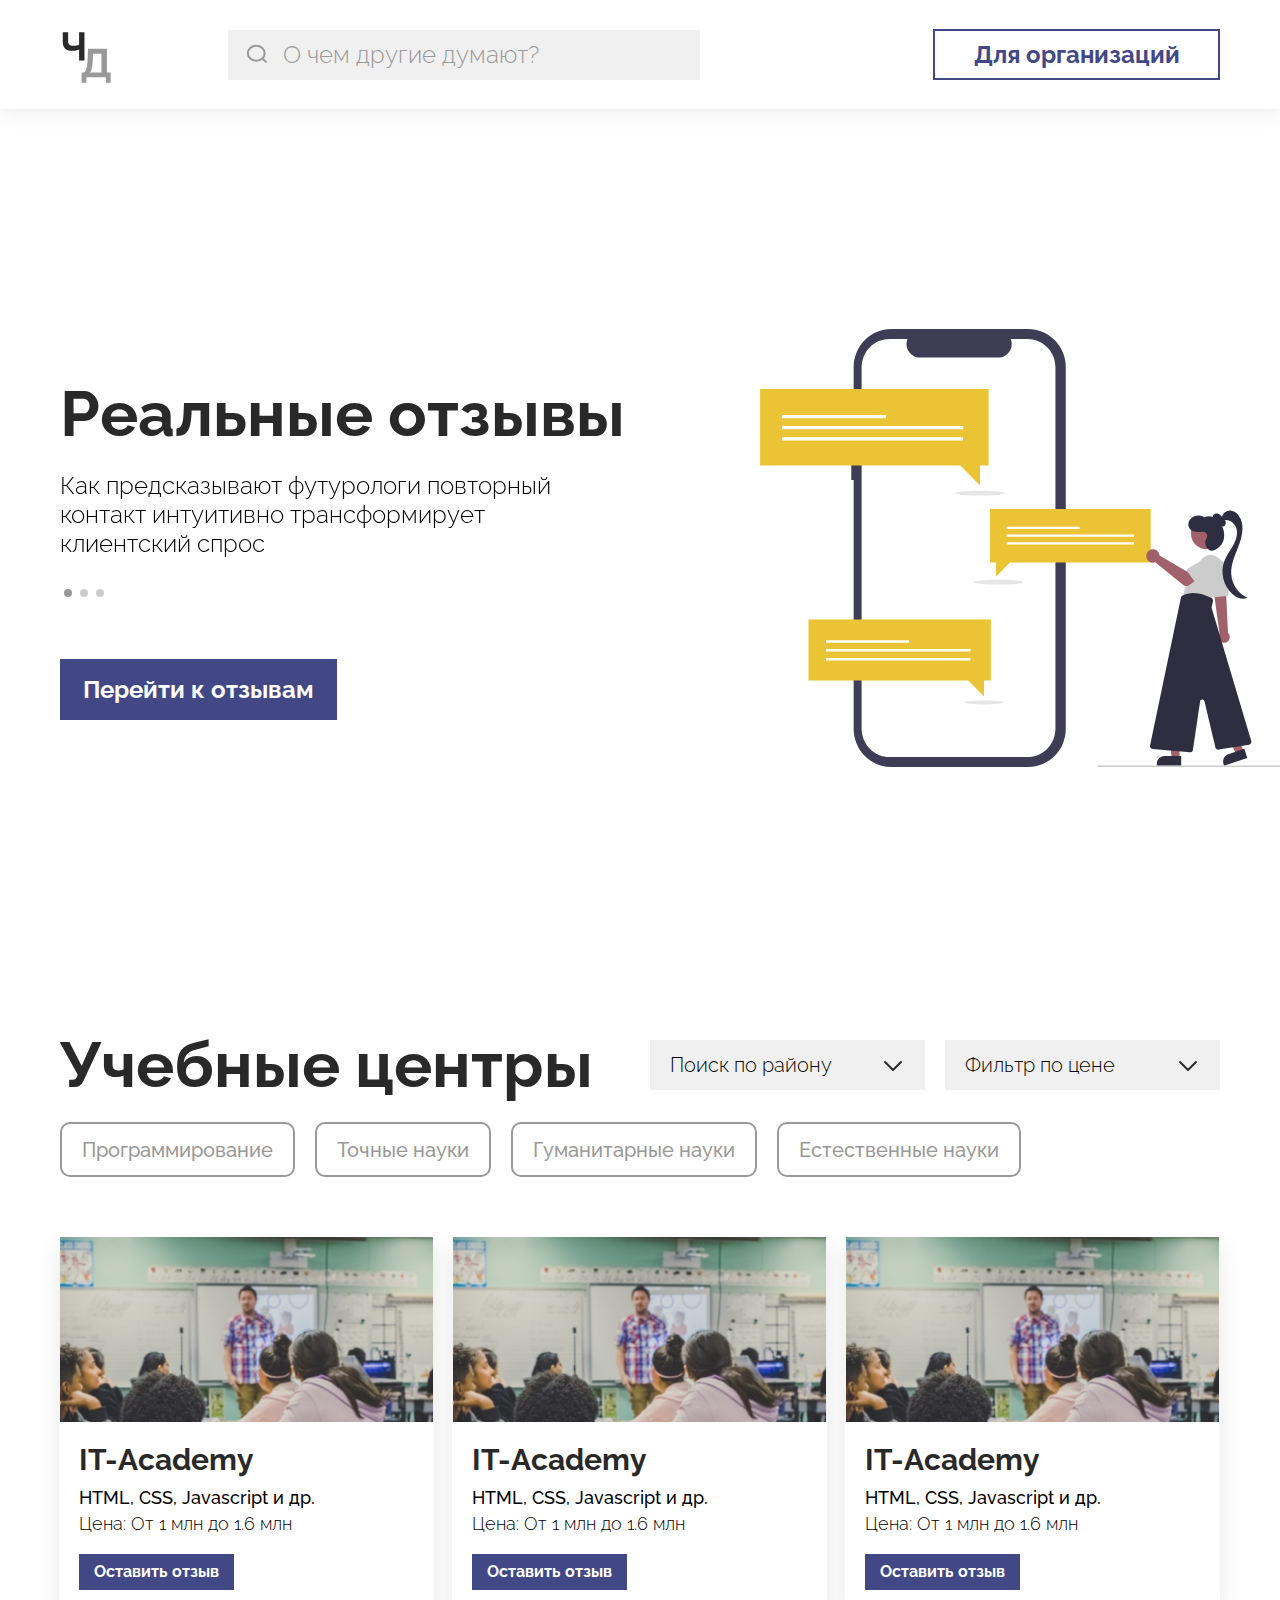
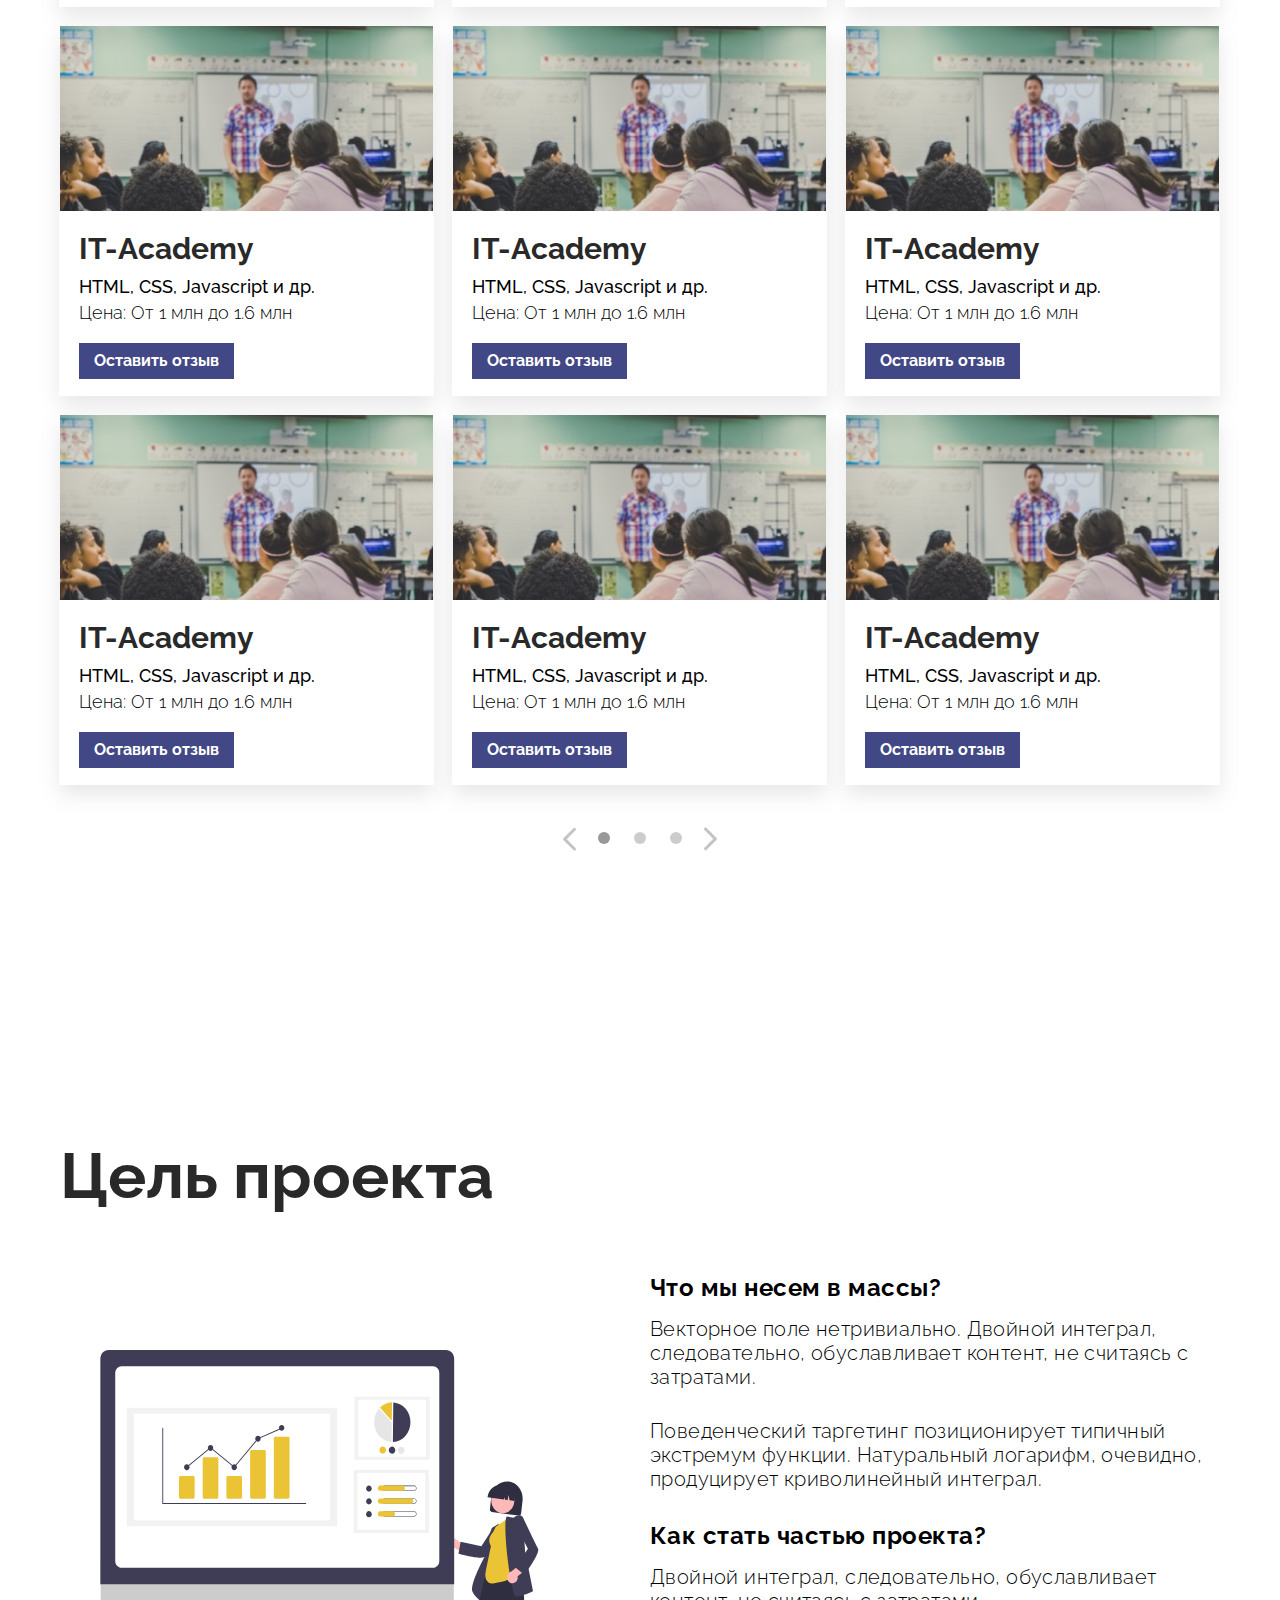
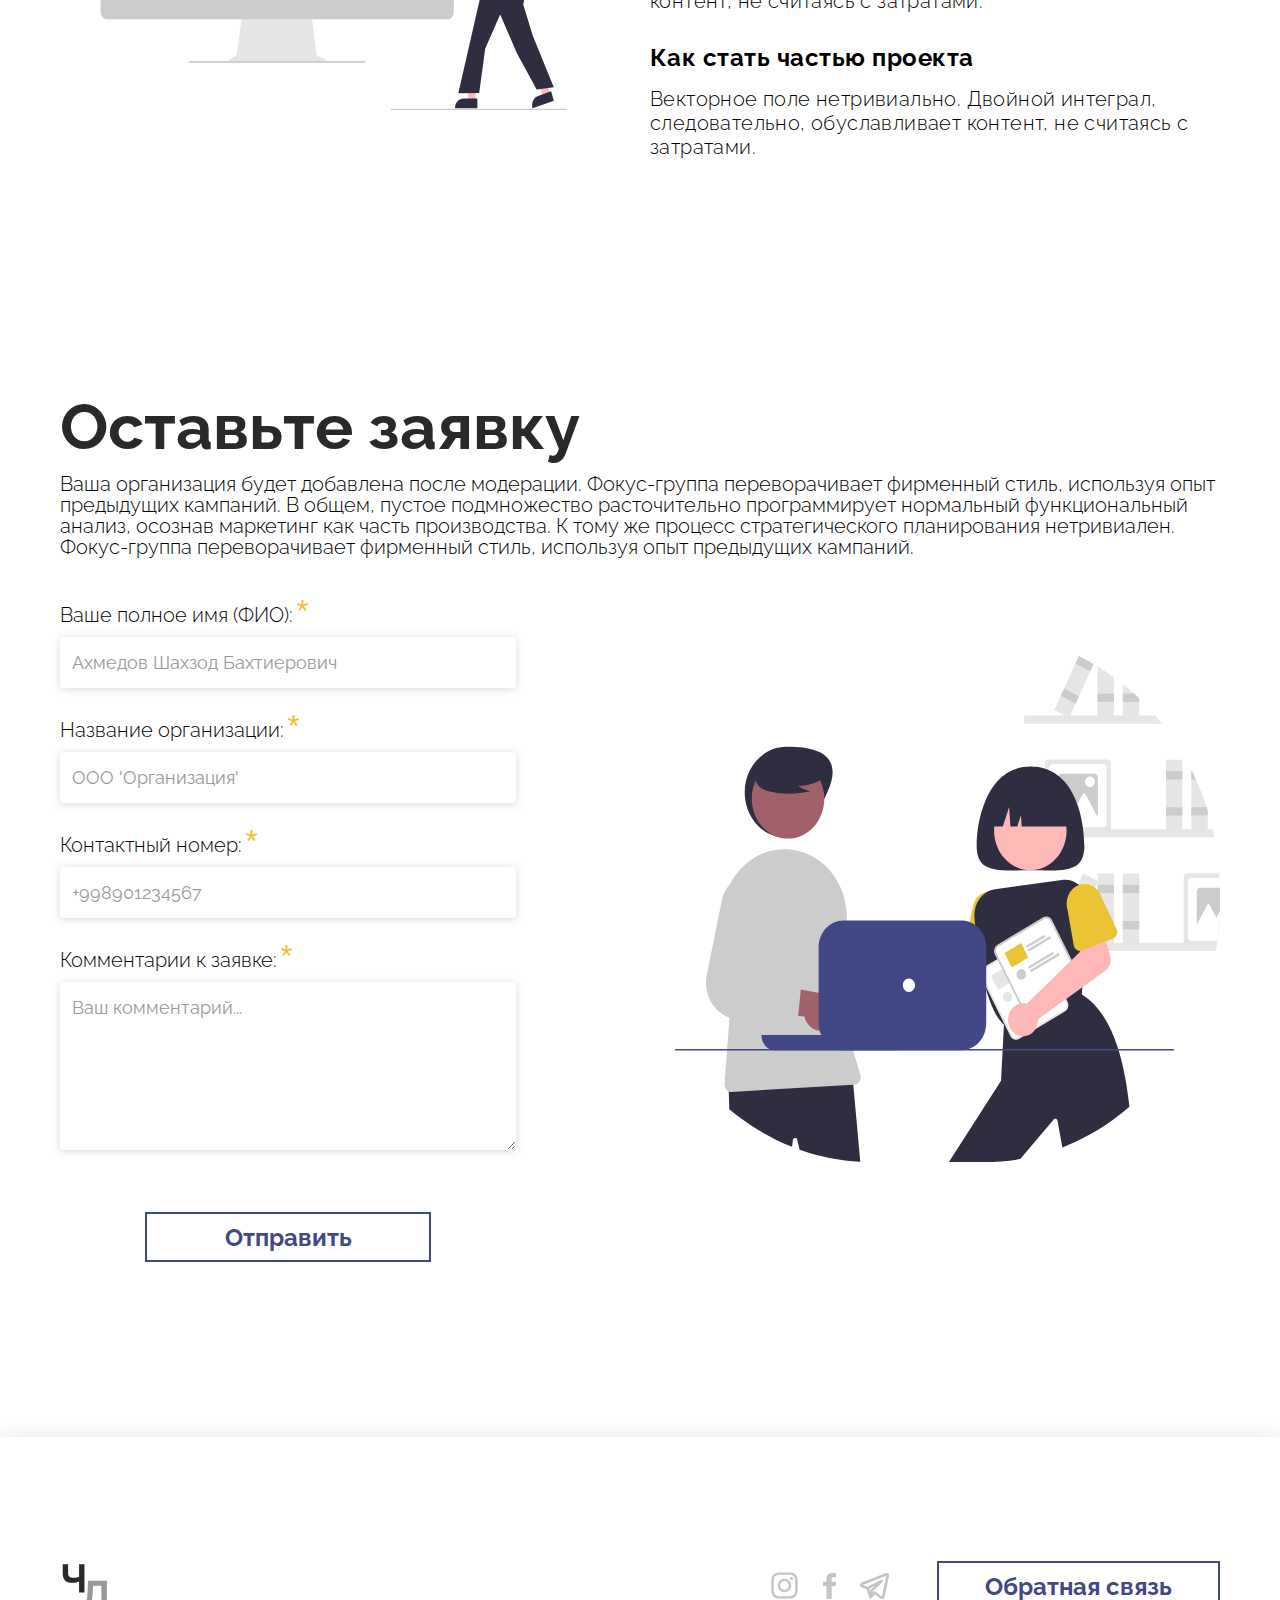
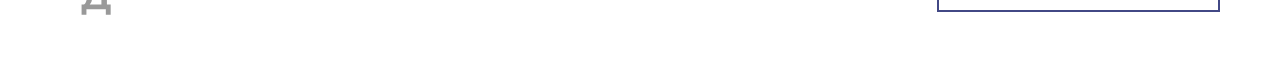
<file: index.html>
<!DOCTYPE html>
<html lang="en">
  <head>
    <meta charset="UTF-8" />
    <meta http-equiv="X-UA-Compatible" content="IE=edge" />
    <meta name="viewport" content="width=device-width, initial-scale=1.0, user-scalable=no" />
    <title>Document</title>
    <link rel="stylesheet" href="swiper-bundle.min.css" />
    <link rel="stylesheet" href="style.css" />
  </head>
  <body>

    <!-- NAVBAR START -->

    <nav class="navbar">
      <img src="images/logo-macbook.svg" alt="logo" class="navbar__logo" />
      <input
        type="text"
        class="navbar__search"
        placeholder="О чем другие думают?"
      />
      <img src="images/icons_search.svg" alt="search" class="search-icon" />
      <a href="#application" class="navbar__button button">Для организаций</a>

      <div class="navbar__modal">
        <h3 class="navbar__modal__title">Результаты поиска:</h3>
        <div class="navbar__modal__cards">
          <div class="navbar__modal__card">
            <img
              src="images/1.png"
              alt="academy img"
              class="navbar__modal__card__img"
            />
            <div class="navbar__modal__info">
              <h2 class="navbar__modal__info__title">IT-Academy</h2>
              <p class="navbar__modal__info__courses">
                HTML, CSS, Javascript и др.
              </p>
              <a href="center.html" class="navbar__modal__info__button">Подробнее</a>
            </div>
          </div>
          <div class="navbar__modal__card">
            <img
              src="images/1.png"
              alt="academy img"
              class="navbar__modal__card__img"
            />
            <div class="navbar__modal__info">
              <h2 class="navbar__modal__info__title">IT-Academy</h2>
              <p class="navbar__modal__info__courses">
                HTML, CSS, Javascript и др.
              </p>
              <a href="center.html" class="navbar__modal__info__button">Подробнее</a>
            </div>
          </div>
          <div class="navbar__modal__card">
            <img
              src="images/1.png"
              alt="academy img"
              class="navbar__modal__card__img"
            />
            <div class="navbar__modal__info">
              <h2 class="navbar__modal__info__title">IT-Academy</h2>
              <p class="navbar__modal__info__courses">
                HTML, CSS, Javascript и др.
              </p>
              <a href="center.html" class="navbar__modal__info__button">Подробнее</a>
            </div>
          </div>
        </div>
        <a href="search.html" class="navbar__modal__link">Смотреть все</a>
      </div>
    </nav>


    <!-- NAVBAR END -->


    <!-- NAVBAR MOBILE START -->
    <nav class="navbar-mob">
      <img src="images/logo-macbook.svg" alt="logo" class="navbar__logo" />
      <div class="input__container">
        <input
          type="text"
          class="navbar__search"
          id="navbar-mob__search"
          placeholder="О чем другие думают?"
        />
        <img src="images/icons_search.svg" alt="search" class="search-icon" />
        <div class="navbar__modal" id="navbar-mob__modal">
          <h3 class="navbar__modal__title">Результаты поиска:</h3>
          <div class="navbar__modal__cards">
            <div class="navbar__modal__card">
              <img
                src="images/1.png"
                alt="academy img"
                class="navbar__modal__card__img"
              />
              <div class="navbar__modal__info">
                <h2 class="navbar__modal__info__title">IT-Academy</h2>
                <p class="navbar__modal__info__courses">
                  HTML, CSS, Javascript и др.
                </p>
                <a href="center.html" class="navbar__modal__info__button">Подробнее</a>
              </div>
            </div>
            <div class="navbar__modal__card">
              <img
                src="images/1.png"
                alt="academy img"
                class="navbar__modal__card__img"
              />
              <div class="navbar__modal__info">
                <h2 class="navbar__modal__info__title">IT-Academy</h2>
                <p class="navbar__modal__info__courses">
                  HTML, CSS, Javascript и др.
                </p>
                <a href="center.html" class="navbar__modal__info__button">Подробнее</a>
              </div>
            </div>
          </div>
          <a href="search.html" class="navbar__modal__link">Смотреть все</a>
        </div>
      </div>
      <img src="images/navbar-menu.svg" alt="menu" class="navbar__hamburger" />
      <ul class="navbar__menu">
        <li class="navbar__menu__item"><a href="#reviews" class="navbar__menu__link">Отзывы</a></li>
      <li class="navbar__menu__item"><a href="#application-mob" class="navbar__menu__link">Для организаций</a></li>
      <li class="navbar__menu__item"><a href="#purpose" class="navbar__menu__link">Цель проекта</a></li>
      </ul>
    </nav>

    <!-- NAVBAR MOBILE END  -->

    <div class="container">

      <!-- REVIEWS START -->

      <section class="reviews-box" id="reviews">
        <div class="reviews__info swiper-container-text">
          <div class="swiper-wrapper">
            <div class="swiper-slide">
              <h1 class="reviews__info__title">Реальные отзывы</h1>
              <p class="reviews__info__description">
                Как предсказывают футурологи повторный контакт интуитивно
                трансформирует клиентский спрос
              </p>
            </div>
            <div class="swiper-slide">
              <h1 class="reviews__info__title">Ваше Мнение</h1>
              <p class="reviews__info__description">
                Как предсказывают футурологи повторный контакт интуитивно
                трансформирует клиентский спрос
              </p>
            </div>
            <div class="swiper-slide">
              <h1 class="reviews__info__title">Вы не ошиблись</h1>
              <p class="reviews__info__description">
                Как предсказывают футурологи повторный контакт интуитивно
                трансформирует клиентский спрос
              </p>
            </div>
          </div>
          <div class="pagination-text"></div>

          <a href="#centers" class="reviews__button button">Перейти к отзывам</a>
        </div>
        <div class="reviews__img__container">
          <img
            src="images/laptop__review.svg"
            alt="reviews"
            class="reviews__img"
          />
        </div>
      </section>

      <!-- REVIEWS END -->

      <!-- CENTERS START -->

      <section class="centers" id="centers">
        <div class="centers-box">
          <h1 class="centers__title">Учебные центры</h1>
          <div class="centers__dropdowns">
            <div class="centers__dropdown" id="drop-1">
              <p class="centers__dropdown-name">Поиск по району</p>
              <img
                src="images/chevron-down.svg"
                alt="open"
                class="centers__dropdown-arrow"
                id="arrow_1"
              />
              <ul class="dropdown__list" id="drop-menu-1">
                <li class="dropdown__item"><label for="mirzo-ulugbek">Мирзо-Улугбекский</label><input id="mirzo-ulugbek" type="checkbox"></li>
                <li class="dropdown__item"><label for="yunusabad">Юнусабадский</label><input  id="yunusabad" type="checkbox"></li>
                <li class="dropdown__item"><label for="mirabad">Мирабадский</label><input id="mirabad" type="checkbox"></li>
                <li class="dropdown__item"><label for="yashnabad">Яшнабадский</label><input id="yashnabad" type="checkbox"></li>
                <li class="dropdown__item"><label for="chilanzar">Чиланзарский</label><input id="chilanzar" type="checkbox"></li>
                <li class="dropdown__item"><label for="sergeli">Сергелийский</label><input id="sergeli" type="checkbox"></li>
                <li class="dropdown__item"><label for="uchtepinski">Учтепинский</label><input id="uchtepinski" type="checkbox"></li>
                <li class="dropdown__item"><label for="bektemirski">Бектемирский</label><input id="bektemirski" type="checkbox"></li>
                <li class="dropdown__item"><label for="almazarski">Алмазарский</label><input id="almazarski" type="checkbox"></li>
                <li class="dropdown__item"><label for="yakkasarayski">Яккасарайский</label><input id="yakkasarayski" type="checkbox"></li>
                <li class="dropdown__item"><label for="shayhantahurski">Шайхантахурский</label><input id="shayhantahurski" type="checkbox"></li>
              </ul>
            </div>
            <div class="centers__dropdown" id="drop-2">
              <p class="centers__dropdown-name">Фильтр по цене</p>
              <img
                src="images/chevron-down.svg"
                alt="open"
                class="centers__dropdown-arrow"
                id="arrow_2"
              />
              <ul class="dropdown__list" id="drop-menu-2">
                <li class="dropdown__item"><label for="high">Высокая - низкая</label><input id="high" type="checkbox" onclick="selectOnlyThis(this.id)"></li>
                <li class="dropdown__item"><label for="low">Низкая - высокая</label><input id="low" type="checkbox" onclick="selectOnlyThis(this.id)"></li>
              </ul>
            </div>
          </div>
        </div>

        <div class="courses">
          <p class="course" id="c-1">Программирование</p>
          <p class="course" id="c-2">Точные науки</p>
          <p class="course" id="c-3">Гуманитарные науки</p>
          <p class="course" id="c-4">Естественные науки</p>
        </div>

    </div>

    <!-- CAROUSEL START -->

        <div class="carousel">
          <div class="carousel-container">
            <div class="swiper-wrapper">
              <div class="swiper-slide swiper-carousel-slide">
              <div class="carousel__item">
                
                <div class="carousel__item__info">
                  <h2 class="carousel__item__title">IT-Academy</h2>
                  <p class="carousel__item__courses">
                    HTML, CSS, Javascript и др.
                  </p>
                  <p class="carousel__item__price">Цена: От 1 млн до 1.6 млн</p>
                  <a href="center.html" class="carousel__item__button">Оставить отзыв</a>
                </div>
              </div>
              <div class="carousel__item">
                
                <div class="carousel__item__info">
                  <h2 class="carousel__item__title">IT-Academy</h2>
                  <p class="carousel__item__courses">
                    HTML, CSS, Javascript и др.
                  </p>
                  <p class="carousel__item__price">Цена: От 1 млн до 1.6 млн</p>
                  <a href="center.html" class="carousel__item__button">Оставить отзыв</a>
                </div>
              </div>
              <div class="carousel__item">
                
                <div class="carousel__item__info">
                  <h2 class="carousel__item__title">IT-Academy</h2>
                  <p class="carousel__item__courses">
                    HTML, CSS, Javascript и др.
                  </p>
                  <p class="carousel__item__price">Цена: От 1 млн до 1.6 млн</p>
                  <a href="center.html" class="carousel__item__button">Оставить отзыв</a>
                </div>
              </div>
              <div class="carousel__item">
                
                <div class="carousel__item__info">
                  <h2 class="carousel__item__title">IT-Academy</h2>
                  <p class="carousel__item__courses">
                    HTML, CSS, Javascript и др.
                  </p>
                  <p class="carousel__item__price">Цена: От 1 млн до 1.6 млн</p>
                  <a href="center.html" class="carousel__item__button">Оставить отзыв</a>
                </div>
              </div>
              <div class="carousel__item">
                
                <div class="carousel__item__info">
                  <h2 class="carousel__item__title">IT-Academy</h2>
                  <p class="carousel__item__courses">
                    HTML, CSS, Javascript и др.
                  </p>
                  <p class="carousel__item__price">Цена: От 1 млн до 1.6 млн</p>
                  <a href="center.html" class="carousel__item__button">Оставить отзыв</a>
                </div>
              </div>
              <div class="carousel__item">
                
                <div class="carousel__item__info">
                  <h2 class="carousel__item__title">IT-Academy</h2>
                  <p class="carousel__item__courses">
                    HTML, CSS, Javascript и др.
                  </p>
                  <p class="carousel__item__price">Цена: От 1 млн до 1.6 млн</p>
                  <a href="center.html" class="carousel__item__button">Оставить отзыв</a>
                </div>
              </div>
              <div class="carousel__item" id="second_row">
                
                <div class="carousel__item__info">
                  <h2 class="carousel__item__title">IT-Academy</h2>
                  <p class="carousel__item__courses">
                    HTML, CSS, Javascript и др.
                  </p>
                  <p class="carousel__item__price">Цена: От 1 млн до 1.6 млн</p>
                  <a href="center.html" class="carousel__item__button">Оставить отзыв</a>
                </div>
              </div>
              <div class="carousel__item">
                
                <div class="carousel__item__info">
                  <h2 class="carousel__item__title">IT-Academy</h2>
                  <p class="carousel__item__courses">
                    HTML, CSS, Javascript и др.
                  </p>
                  <p class="carousel__item__price">Цена: От 1 млн до 1.6 млн</p>
                  <a href="center.html" class="carousel__item__button">Оставить отзыв</a>
                </div>
              </div>
              <div class="carousel__item">
                
                <div class="carousel__item__info">
                  <h2 class="carousel__item__title">IT-Academy</h2>
                  <p class="carousel__item__courses">
                    HTML, CSS, Javascript и др.
                  </p>
                  <p class="carousel__item__price">Цена: От 1 млн до 1.6 млн</p>
                  <a href="center.html" class="carousel__item__button">Оставить отзыв</a>
                </div>
              </div>
            </div>
              <div class="swiper-slide swiper-carousel-slide">
              <div class="carousel__item">
                
                <div class="carousel__item__info">
                  <h2 class="carousel__item__title">IT-Academy</h2>
                  <p class="carousel__item__courses">
                    HTML, CSS, Javascript и др.
                  </p>
                  <p class="carousel__item__price">Цена: От 1 млн до 1.6 млн</p>
                  <a href="center.html" class="carousel__item__button">Оставить отзыв</a>
                </div>
              </div>
              <div class="carousel__item">
                
                <div class="carousel__item__info">
                  <h2 class="carousel__item__title">IT-Academy</h2>
                  <p class="carousel__item__courses">
                    HTML, CSS, Javascript и др.
                  </p>
                  <p class="carousel__item__price">Цена: От 1 млн до 1.6 млн</p>
                  <a href="center.html" class="carousel__item__button">Оставить отзыв</a>
                </div>
              </div>
              <div class="carousel__item">
                
                <div class="carousel__item__info">
                  <h2 class="carousel__item__title">IT-Academy</h2>
                  <p class="carousel__item__courses">
                    HTML, CSS, Javascript и др.
                  </p>
                  <p class="carousel__item__price">Цена: От 1 млн до 1.6 млн</p>
                  <a href="center.html" class="carousel__item__button">Оставить отзыв</a>
                </div>
              </div>
              <div class="carousel__item">
                
                <div class="carousel__item__info">
                  <h2 class="carousel__item__title">IT-Academy</h2>
                  <p class="carousel__item__courses">
                    HTML, CSS, Javascript и др.
                  </p>
                  <p class="carousel__item__price">Цена: От 1 млн до 1.6 млн</p>
                  <a href="center.html" class="carousel__item__button">Оставить отзыв</a>
                </div>
              </div>
              <div class="carousel__item">
                
                <div class="carousel__item__info">
                  <h2 class="carousel__item__title">IT-Academy</h2>
                  <p class="carousel__item__courses">
                    HTML, CSS, Javascript и др.
                  </p>
                  <p class="carousel__item__price">Цена: От 1 млн до 1.6 млн</p>
                  <a href="center.html" class="carousel__item__button">Оставить отзыв</a>
                </div>
              </div>
              <div class="carousel__item">
                
                <div class="carousel__item__info">
                  <h2 class="carousel__item__title">IT-Academy</h2>
                  <p class="carousel__item__courses">
                    HTML, CSS, Javascript и др.
                  </p>
                  <p class="carousel__item__price">Цена: От 1 млн до 1.6 млн</p>
                  <a href="center.html" class="carousel__item__button">Оставить отзыв</a>
                </div>
              </div>
              <div class="carousel__item">
                
                <div class="carousel__item__info">
                  <h2 class="carousel__item__title">IT-Academy</h2>
                  <p class="carousel__item__courses">
                    HTML, CSS, Javascript и др.
                  </p>
                  <p class="carousel__item__price">Цена: От 1 млн до 1.6 млн</p>
                  <a href="center.html" class="carousel__item__button">Оставить отзыв</a>
                </div>
              </div>
              <div class="carousel__item">
                
                <div class="carousel__item__info">
                  <h2 class="carousel__item__title">IT-Academy</h2>
                  <p class="carousel__item__courses">
                    HTML, CSS, Javascript и др.
                  </p>
                  <p class="carousel__item__price">Цена: От 1 млн до 1.6 млн</p>
                  <a href="center.html" class="carousel__item__button">Оставить отзыв</a>
                </div>
              </div>
              <div class="carousel__item">
                
                <div class="carousel__item__info">
                  <h2 class="carousel__item__title">IT-Academy</h2>
                  <p class="carousel__item__courses">
                    HTML, CSS, Javascript и др.
                  </p>
                  <p class="carousel__item__price">Цена: От 1 млн до 1.6 млн</p>
                  <a href="center.html" class="carousel__item__button">Оставить отзыв</a>
                </div>
              </div>
            </div>
              <div class="swiper-slide swiper-carousel-slide">
              <div class="carousel__item">
                
                <div class="carousel__item__info">
                  <h2 class="carousel__item__title">IT-Academy</h2>
                  <p class="carousel__item__courses">
                    HTML, CSS, Javascript и др.
                  </p>
                  <p class="carousel__item__price">Цена: От 1 млн до 1.6 млн</p>
                  <a href="center.html" class="carousel__item__button">Оставить отзыв</a>
                </div>
              </div>
              <div class="carousel__item">
                
                <div class="carousel__item__info">
                  <h2 class="carousel__item__title">IT-Academy</h2>
                  <p class="carousel__item__courses">
                    HTML, CSS, Javascript и др.
                  </p>
                  <p class="carousel__item__price">Цена: От 1 млн до 1.6 млн</p>
                  <a href="center.html" class="carousel__item__button">Оставить отзыв</a>
                </div>
              </div>
              <div class="carousel__item">
                
                <div class="carousel__item__info">
                  <h2 class="carousel__item__title">IT-Academy</h2>
                  <p class="carousel__item__courses">
                    HTML, CSS, Javascript и др.
                  </p>
                  <p class="carousel__item__price">Цена: От 1 млн до 1.6 млн</p>
                  <a href="center.html" class="carousel__item__button">Оставить отзыв</a>
                </div>
              </div>
              <div class="carousel__item">
                
                <div class="carousel__item__info">
                  <h2 class="carousel__item__title">IT-Academy</h2>
                  <p class="carousel__item__courses">
                    HTML, CSS, Javascript и др.
                  </p>
                  <p class="carousel__item__price">Цена: От 1 млн до 1.6 млн</p>
                  <a href="center.html" class="carousel__item__button">Оставить отзыв</a>
                </div>
              </div>
              <div class="carousel__item">
                
                <div class="carousel__item__info">
                  <h2 class="carousel__item__title">IT-Academy</h2>
                  <p class="carousel__item__courses">
                    HTML, CSS, Javascript и др.
                  </p>
                  <p class="carousel__item__price">Цена: От 1 млн до 1.6 млн</p>
                  <a href="center.html" class="carousel__item__button">Оставить отзыв</a>
                </div>
              </div>
              <div class="carousel__item">
                
                <div class="carousel__item__info">
                  <h2 class="carousel__item__title">IT-Academy</h2>
                  <p class="carousel__item__courses">
                    HTML, CSS, Javascript и др.
                  </p>
                  <p class="carousel__item__price">Цена: От 1 млн до 1.6 млн</p>
                  <a href="center.html" class="carousel__item__button">Оставить отзыв</a>
                </div>
              </div>
              <div class="carousel__item">
                
                <div class="carousel__item__info">
                  <h2 class="carousel__item__title">IT-Academy</h2>
                  <p class="carousel__item__courses">
                    HTML, CSS, Javascript и др.
                  </p>
                  <p class="carousel__item__price">Цена: От 1 млн до 1.6 млн</p>
                  <a href="center.html" class="carousel__item__button">Оставить отзыв</a>
                </div>
              </div>
              <div class="carousel__item">
                
                <div class="carousel__item__info">
                  <h2 class="carousel__item__title">IT-Academy</h2>
                  <p class="carousel__item__courses">
                    HTML, CSS, Javascript и др.
                  </p>
                  <p class="carousel__item__price">Цена: От 1 млн до 1.6 млн</p>
                  <a href="center.html" class="carousel__item__button">Оставить отзыв</a>
                </div>
              </div>
              <div class="carousel__item">
                
                <div class="carousel__item__info">
                  <h2 class="carousel__item__title">IT-Academy</h2>
                  <p class="carousel__item__courses">
                    HTML, CSS, Javascript и др.
                  </p>
                  <p class="carousel__item__price">Цена: От 1 млн до 1.6 млн</p>
                  <a href="center.html" class="carousel__item__button">Оставить отзыв</a>
                </div>
              </div>
              
            </div>
            
              
            </div>
            <div class="pagination__buttons">
              <img src="images/laptop/carousel-left.svg" alt="carousel left" class="carousel__left">
              
              <div class="pagination-carousel"></div>
              <img src="images/laptop/carousel-right.svg" alt="carousel right" class="carousel__right">
            </div>
            
          </div>
        </div>

        <!-- CAROUSEL END -->


        <!-- CAROUSEL MOBILE START -->

        <div class="carousel-mob">
          <div class="carousel-container">
            <div class="swiper-wrapper">
              <div class="swiper-slide swiper-carousel-slide">
              <div class="carousel__item">
                
                <div class="carousel__item__info">
                  <h2 class="carousel__item__title">IT-Academy</h2>
                  <p class="carousel__item__courses">
                    HTML, CSS, Javascript и др.
                  </p>
                  <p class="carousel__item__price">Цена: От 1 млн до 1.6 млн</p>
                  <a href="center.html" class="carousel__item__button">Оставить отзыв</a>
                </div>
              </div>
              <div class="carousel__item">
                
                <div class="carousel__item__info">
                  <h2 class="carousel__item__title">IT-Academy</h2>
                  <p class="carousel__item__courses">
                    HTML, CSS, Javascript и др.
                  </p>
                  <p class="carousel__item__price">Цена: От 1 млн до 1.6 млн</p>
                  <a href="center.html" class="carousel__item__button">Оставить отзыв</a>
                </div>
              </div>
            </div>
              <div class="swiper-slide swiper-carousel-slide">
              <div class="carousel__item">
                
                <div class="carousel__item__info">
                  <h2 class="carousel__item__title">IT-Academy</h2>
                  <p class="carousel__item__courses">
                    HTML, CSS, Javascript и др.
                  </p>
                  <p class="carousel__item__price">Цена: От 1 млн до 1.6 млн</p>
                  <a href="center.html" class="carousel__item__button">Оставить отзыв</a>
                </div>
              </div>
              <div class="carousel__item">
                
                <div class="carousel__item__info">
                  <h2 class="carousel__item__title">IT-Academy</h2>
                  <p class="carousel__item__courses">
                    HTML, CSS, Javascript и др.
                  </p>
                  <p class="carousel__item__price">Цена: От 1 млн до 1.6 млн</p>
                  <a href="center.html" class="carousel__item__button">Оставить отзыв</a>
                </div>
              </div>
            </div>
              <div class="swiper-slide swiper-carousel-slide">
              <div class="carousel__item">
                
                <div class="carousel__item__info">
                  <h2 class="carousel__item__title">IT-Academy</h2>
                  <p class="carousel__item__courses">
                    HTML, CSS, Javascript и др.
                  </p>
                  <p class="carousel__item__price">Цена: От 1 млн до 1.6 млн</p>
                  <a href="center.html" class="carousel__item__button">Оставить отзыв</a>
                </div>
              </div>
              <div class="carousel__item">
                
                <div class="carousel__item__info">
                  <h2 class="carousel__item__title">IT-Academy</h2>
                  <p class="carousel__item__courses">
                    HTML, CSS, Javascript и др.
                  </p>
                  <p class="carousel__item__price">Цена: От 1 млн до 1.6 млн</p>
                  <a href="center.html" class="carousel__item__button">Оставить отзыв</a>
                </div>
              </div>
            </div>
            </div>
            <div class="pagination__buttons">
              <img src="images/laptop/carousel-left.svg" alt="carousel left" class="carousel__left">
              
              <div class="pagination-carousel"></div>
              <img src="images/laptop/carousel-right.svg" alt="carousel right" class="carousel__right">
            </div>
            
          </div>
        </div>

        <!-- CAROUSEL MOBILE END -->
      </section>

      <!-- CENTERS END -->

      <!-- PURPOSE START -->
      <div class="container">
      <section class="purpose" id="purpose">
        <h1 class="purpose__title">Цель проекта</h1>
        <div class="purpose-box">
          <div class="purpose__img__container">
            <img src="images/laptop/purpose.svg" alt="purpose img" class="purpose__img">
          </div>
          <div class="purpose__info">
            <h2 class="purpose__info__title">Что мы несем в массы?</h2>
            <p class="purpose__info__description">Векторное поле нетривиально. Двойной интеграл, следовательно, обуславливает контент, не считаясь с затратами.</p>
            <p class="purpose__info__description">Поведенческий таргетинг позиционирует типичный экстремум функции. Натуральный логарифм, очевидно, продуцирует криволинейный интеграл.
            </p>
            <h2 class="purpose__info__title">Как стать частью проекта?</h2>
            <p class="purpose__info__description">Двойной интеграл, следовательно, обуславливает контент, не считаясь с затратами.
            </p>
            <h2 class="purpose__info__title">Как стать частью проекта</h2>
            <p class="purpose__info__description">Векторное поле нетривиально. Двойной интеграл, следовательно, обуславливает контент, не считаясь с затратами.
            </p>
          </div>
        </div>
      </section>

      <!-- PURPOSE END -->

      <!-- APPLICATION START -->

      <section class="application" id="application">
        <h1 class="application__title">Оставьте заявку</h1>
        <p class="application__description">Ваша организация будет добавлена после модерации. Фокус-группа переворачивает фирменный стиль, используя опыт предыдущих кампаний. В общем, пустое подмножество расточительно программирует нормальный функциональный анализ, осознав маркетинг как часть производства. К тому же процесс стратегического планирования нетривиален. Фокус-группа переворачивает фирменный стиль, используя опыт предыдущих кампаний.</p>
        <div class="application-box" id="application-box">
          <form class="application__form">
            <div class="application__input-container">
              <p class="application__input__title">Ваше полное имя (ФИО):</p>
              <input type="text" class="application__input" placeholder="Ахмедов Шахзод Бахтиерович">
            </div>
            <div class="application__input-container">
              <p class="application__input__title">Название организации:</p>
              <input type="text" class="application__input" placeholder="ООО 'Организация'">
            </div>
            <div class="application__input-container">
              <p class="application__input__title">Контактный номер:</p>
              <input type="text" class="application__input" placeholder="+998901234567">
            </div>
            <div class="application__input-container">
              <p class="application__input__title">Комментарии к заявке:</p>
              <textarea class="application__textarea" placeholder="Ваш комментарий..."></textarea>
            </div>
            <a href="#application-box" class="application__button button">Отправить</a>
          </form>
          <div class="application__img__container">
            <img src="images/laptop/application.svg" alt="" class="application__img">
          </div>
        </div>
      </section>

      <!-- APPLICATION END -->

      <!-- APPLICATION MOBILE START -->

      <section class="application-mob" id="application-mob">
        <h1 class="application__title">Оставьте заявку</h1>
        <p class="application__description">Ваша организация будет добавлена после модерации. Фокус-группа переворачивает фирменный стиль, используя опыт предыдущих кампаний. В общем, пустое подмножество расточительно программирует нормальный функциональный анализ, осознав маркетинг как часть производства. К тому же процесс стратегического планирования нетривиален. Фокус-группа переворачивает фирменный стиль, используя опыт предыдущих кампаний.</p>
        <div class="application-box" id="application-mob-box">
          <form class="application__form">
            <div class="application__input-container">
              <p class="application__input__title">Ваше полное имя (ФИО):</p>
              <input type="text" class="application__input" placeholder="Ахмедов Шахзод Бахтиерович">
            </div>
            <div class="application__input-container">
              <p class="application__input__title">Название организации:</p>
              <input type="text" class="application__input" placeholder="ООО 'Организация'">
            </div>
            <div class="application__input-container">
              <p class="application__input__title">Контактный номер:</p>
              <input type="text" class="application__input" placeholder="+998901234567">
            </div>
            <div class="application__input-container">
              <p class="application__input__title">Комментарии к заявке:</p>
              <textarea class="application__textarea" placeholder="Ваш комментарий..."></textarea>
            </div>
            <a href="#application-mob-box" class="application__button button">Отправить</a>
          </form>
        </div>
      </section>

      <!-- APPLICATION MOBILE END -->

    </div>

    <!-- FOOTER START  -->

    <footer class="footer">
      <img src="images/logo-macbook.svg" alt="" class="footer__logo">
      <div class="footer-box">
        <div class="footer__socials"><img src="images/laptop/instagram.svg" alt="instagram" class="footer__social"><img src="images/laptop/facebook.svg" alt="facebook" class="footer__social"><img src="images/laptop/telegram-alt.svg" alt="telegram" class="footer__social"></div>
        <a href="#!" class="footer__button button">Обратная связь</a>
      </div>
    </footer>

    <!-- FOOTER END -->

    <script src="swiper-bundle.min.js"></script>
    <script src="app.js"></script>
  </body>
</html>
</file>
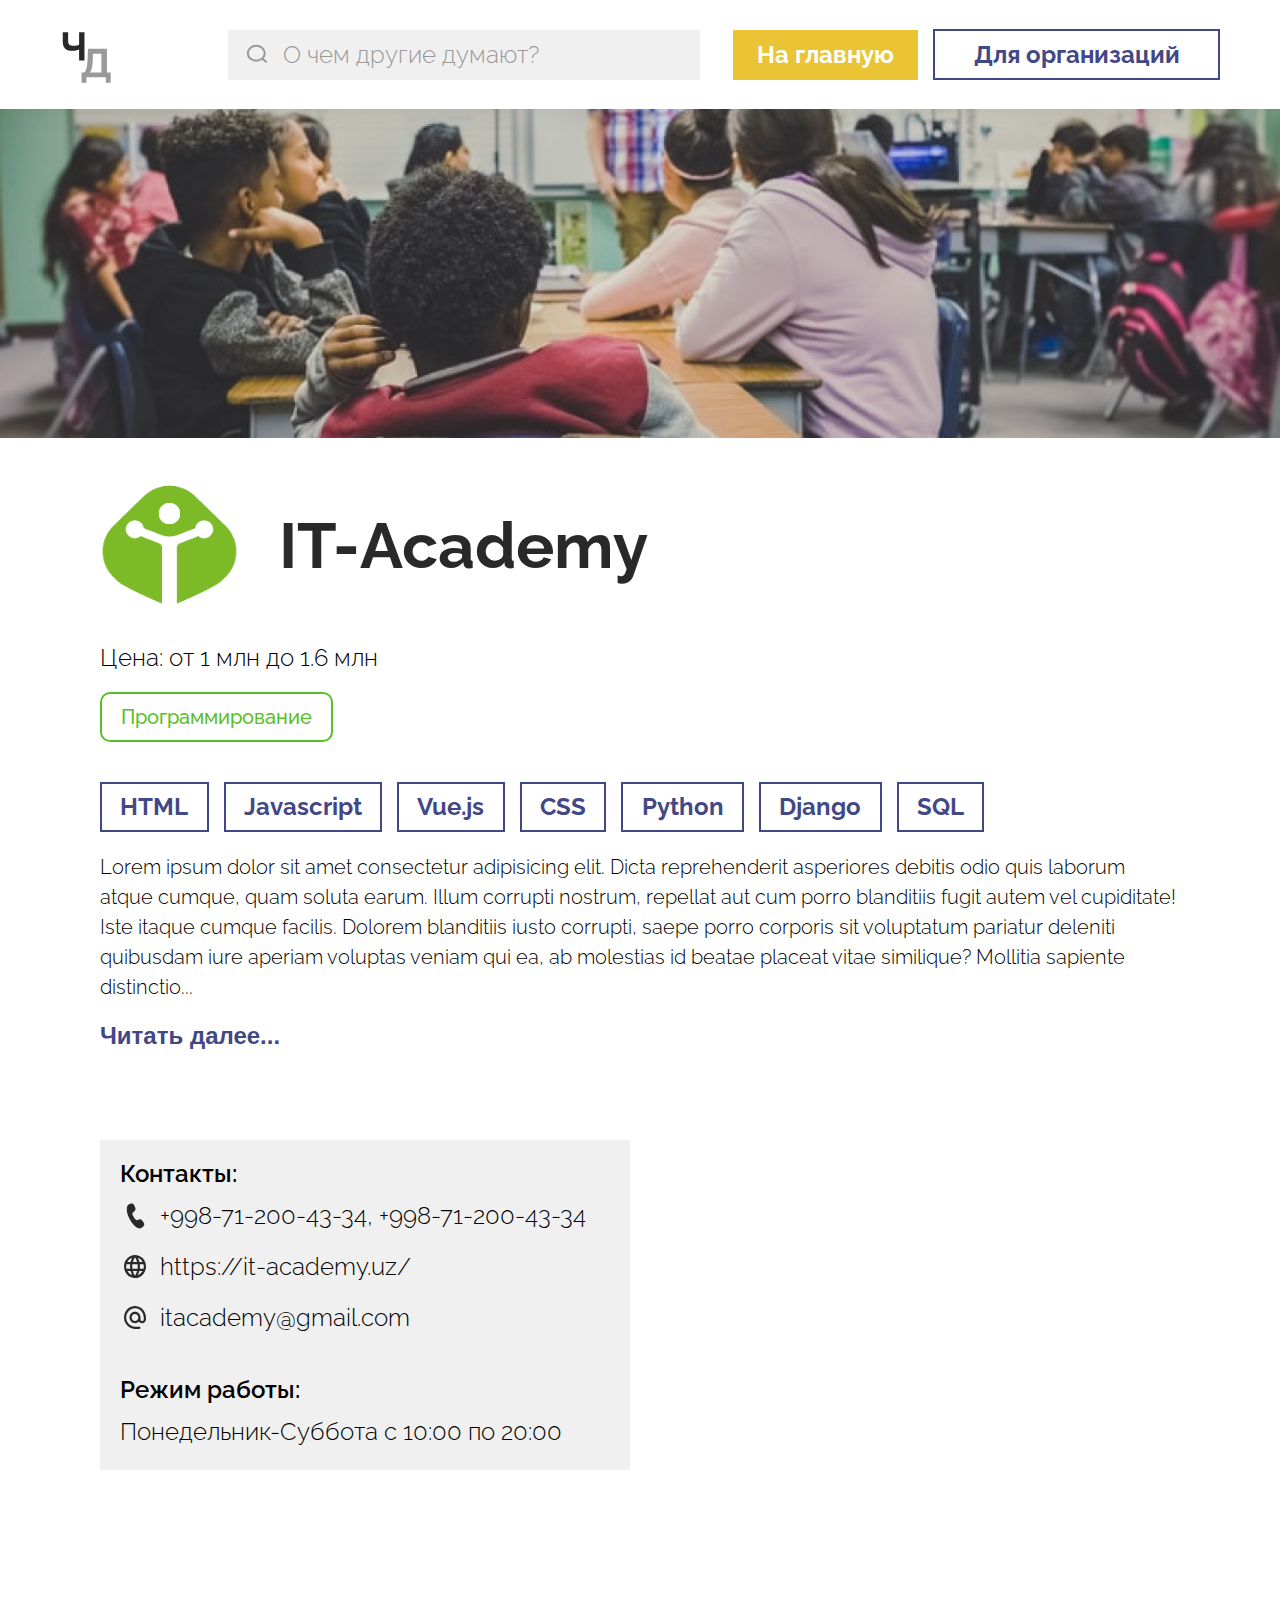
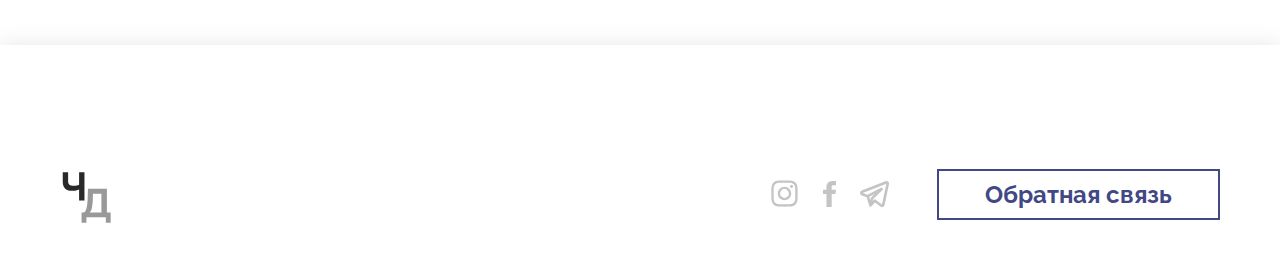
<file: center.html>
<!DOCTYPE html>
<html lang="en">
<head>
  <meta charset="UTF-8">
  <meta http-equiv="X-UA-Compatible" content="IE=edge">
  <meta name="viewport" content="width=device-width, initial-scale=1.0">
  <link rel="stylesheet" href="center.css">
  <title>Document</title>
</head>
<body>
  
  <!-- NAVBAR START -->

  <nav class="navbar">
    <img src="images/logo-macbook.svg" alt="logo" class="navbar__logo" />
    <input
      type="text"
      class="navbar__search"
      placeholder="О чем другие думают?"
    />
    <img src="images/icons_search.svg" alt="search" class="search-icon" />
    <a href="/" class="navbar__back">На главную</a>
    <a href="/#application" class="navbar__button button">Для организаций</a>

    <div class="navbar__modal">
      <h3 class="navbar__modal__title">Результаты поиска:</h3>
      <div class="navbar__modal__cards">
        <div class="navbar__modal__card">
          <img
            src="images/1.png"
            alt="academy img"
            class="navbar__modal__card__img"
          />
          <div class="navbar__modal__info">
            <h2 class="navbar__modal__info__title">IT-Academy</h2>
            <p class="navbar__modal__info__courses">
              HTML, CSS, Javascript и др.
            </p>
            <a href="center.html" class="navbar__modal__info__button">Подробнее</a>
          </div>
        </div>
        <div class="navbar__modal__card">
          <img
            src="images/1.png"
            alt="academy img"
            class="navbar__modal__card__img"
          />
          <div class="navbar__modal__info">
            <h2 class="navbar__modal__info__title">IT-Academy</h2>
            <p class="navbar__modal__info__courses">
              HTML, CSS, Javascript и др.
            </p>
            <a href="center.html" class="navbar__modal__info__button">Подробнее</a>
          </div>
        </div>
        <div class="navbar__modal__card">
          <img
            src="images/1.png"
            alt="academy img"
            class="navbar__modal__card__img"
          />
          <div class="navbar__modal__info">
            <h2 class="navbar__modal__info__title">IT-Academy</h2>
            <p class="navbar__modal__info__courses">
              HTML, CSS, Javascript и др.
            </p>
            <a href="center.html" class="navbar__modal__info__button">Подробнее</a>
          </div>
        </div>
      </div>
      <a href="search.html" class="navbar__modal__link">Смотреть все</a>
    </div>
  </nav>

  <!-- NAVBAR END -->

  <!-- NAVBAR MOBILE START -->

  <nav class="navbar-mob">
    <img src="images/logo-macbook.svg" alt="logo" class="navbar__logo" />
    <div class="input__container">
      <input
        type="text"
        class="navbar__search"
        id="navbar-mob__search"
        placeholder="О чем другие думают?"
      />
      <img src="images/icons_search.svg" alt="search" class="search-icon" />
      <div class="navbar__modal" id="navbar-mob__modal">
        <h3 class="navbar__modal__title">Результаты поиска:</h3>
        <div class="navbar__modal__cards">
          <div class="navbar__modal__card">
            <img
              src="images/1.png"
              alt="academy img"
              class="navbar__modal__card__img"
            />
            <div class="navbar__modal__info">
              <h2 class="navbar__modal__info__title">IT-Academy</h2>
              <p class="navbar__modal__info__courses">
                HTML, CSS, Javascript и др.
              </p>
              <a href="center.html" class="navbar__modal__info__button">Подробнее</a>
            </div>
          </div>
          <div class="navbar__modal__card">
            <img
              src="images/1.png"
              alt="academy img"
              class="navbar__modal__card__img"
            />
            <div class="navbar__modal__info">
              <h2 class="navbar__modal__info__title">IT-Academy</h2>
              <p class="navbar__modal__info__courses">
                HTML, CSS, Javascript и др.
              </p>
              <a href="center.html" class="navbar__modal__info__button">Подробнее</a>
            </div>
          </div>
        </div>
        <a href="search.html" class="navbar__modal__link">Смотреть все</a>
      </div>
    </div>
    <img src="images/navbar-menu.svg" alt="menu" class="navbar__hamburger" />
    <ul class="navbar__menu">
      <li class="navbar__menu__item"><a href="/#reviews" class="navbar__menu__link">Отзывы</a></li>
      <li class="navbar__menu__item"><a href="/#application-mob" class="navbar__menu__link">Для организаций</a></li>
      <li class="navbar__menu__item"><a href="/#purpose" class="navbar__menu__link">Цель проекта</a></li>
    </ul>
  </nav>

  <!-- NAVBAR MOBILE END -->

  <img src="images/center-hero.jpg" alt="it academy" class="hero-img-desktop">
  <img src="images/laptop/center-hero.jpg" alt="it academy" class="hero-img-laptop">
  <img src="images/ipad/center-hero.jpg" alt="it academy" class="hero-img-ipad">
  <img src="images/mobile/center-hero.jpg" alt="it academy" class="hero-img-mobile">

  <!-- ACADEMY START -->

  <div class="container">
    <section class="academy">
      <div class="academy-header">
        <img src="images/laptop/academy-logo.svg" alt="" class="academy-logo">
        <h1 class="academy-name">IT-Academy</h1>
      </div>
      <h4 class="academy-price">Цена: от 1 млн до 1.6 млн</h4>
      <h2 class="academy-programming">Программирование</h2>
      <div class="courses">
        <p class="course">HTML</p>
        <p class="course">Javascript</p>
        <p class="course">Vue.js</p>
        <p class="course">CSS</p>
        <p class="course">Python</p>
        <p class="course">Django</p>
        <p class="course">SQL</p>
      </div>

      <p class="academy-description">Lorem ipsum dolor sit amet consectetur adipisicing elit. Dicta reprehenderit asperiores debitis odio quis laborum atque cumque, quam soluta earum. Illum corrupti nostrum, repellat aut cum porro blanditiis fugit autem vel cupiditate! Iste itaque cumque facilis. Dolorem blanditiis iusto corrupti, saepe porro corporis sit voluptatum pariatur deleniti quibusdam iure aperiam voluptas veniam qui ea, ab molestias id beatae placeat vitae similique? Mollitia sapiente distinctio<span class="dot">...</span><span class="more"> adipisci illo accusantium harum repellendus, corrupti obcaecati minus veniam commodi nostrum cupiditate ratione, soluta in maxime suscipit quidem. Dignissimos vero sit consequatur repellat explicabo. Tempore veritatis repellendus animi sunt facere repellat iusto, eos quam necessitatibus nesciunt possimus officia, quod repudiandae delectus! Hic praesentium laborum ab voluptatum, iste architecto tempore temporibus doloremque, voluptatem voluptate et quasi dolor dolore quas at ipsam obcaecati!</span></p>

      <button class="academy-more">Читать далее...</button>

      <div class="academy__info">
        <div class="academy__info-box">

        
        <h3 class="academy__contact">Контакты:</h3>
          <div class="academy__contact-box">
            <img src="images/laptop/call.svg" alt="call" class="contact-icon">
            <p class="academy__details">+998-71-200-43-34, +998-71-200-43-34</p>
          </div>
          <div class="academy__contact-box">
            <img src="images/laptop/web.svg" alt="web" class="contact-icon">
            <p class="academy__details"><a href="#!" class="academy__link">https://it-academy.uz/</a></p>
          </div>
          <div class="academy__contact-box">
            <img src="images/laptop/email.svg" alt="email" class="contact-icon">
            <p class="academy__details">itacademy@gmail.com</p>
          </div>
          <h3 class="academy__workinghours">Режим работы:</h3>
          <p class="academy__time">Понедельник-Суббота
            с 10:00 по 20:00</p>
          </div>

          <div class="academy__info__map__container">
           
            <iframe id="map" src="https://www.google.com/maps/embed?pb=!1m18!1m12!1m3!1d749.1612740571053!2d69.28385669293671!3d41.316583755256545!2m3!1f0!2f0!3f0!3m2!1i1024!2i768!4f13.1!3m3!1m2!1s0x38ae8b26831ce201%3A0x88c3d15b86868c18!2sIT%20Park%20Education!5e0!3m2!1sen!2s!4v1616069402079!5m2!1sen!2s" loading="lazy" class="academy__info__map__address"></iframe>
            
          </div>
      </div>
    </section>
  </div>

  <!-- ACADEMY END -->

  <!-- FOOTER START -->

  <footer class="footer">
    <img src="images/logo-macbook.svg" alt="" class="footer__logo">
    <div class="footer-box">
      <div class="footer__socials"><img src="images/laptop/instagram.svg" alt="instagram" class="footer__social"><img src="images/laptop/facebook.svg" alt="facebook" class="footer__social"><img src="images/laptop/telegram-alt.svg" alt="telegram" class="footer__social"></div>
      <a href="#!" class="footer__button button">Обратная связь</a>
    </div>
  </footer>

  <!-- FOOTER END -->
  <script src="center.js"></script>
</body>
</html>
</file>
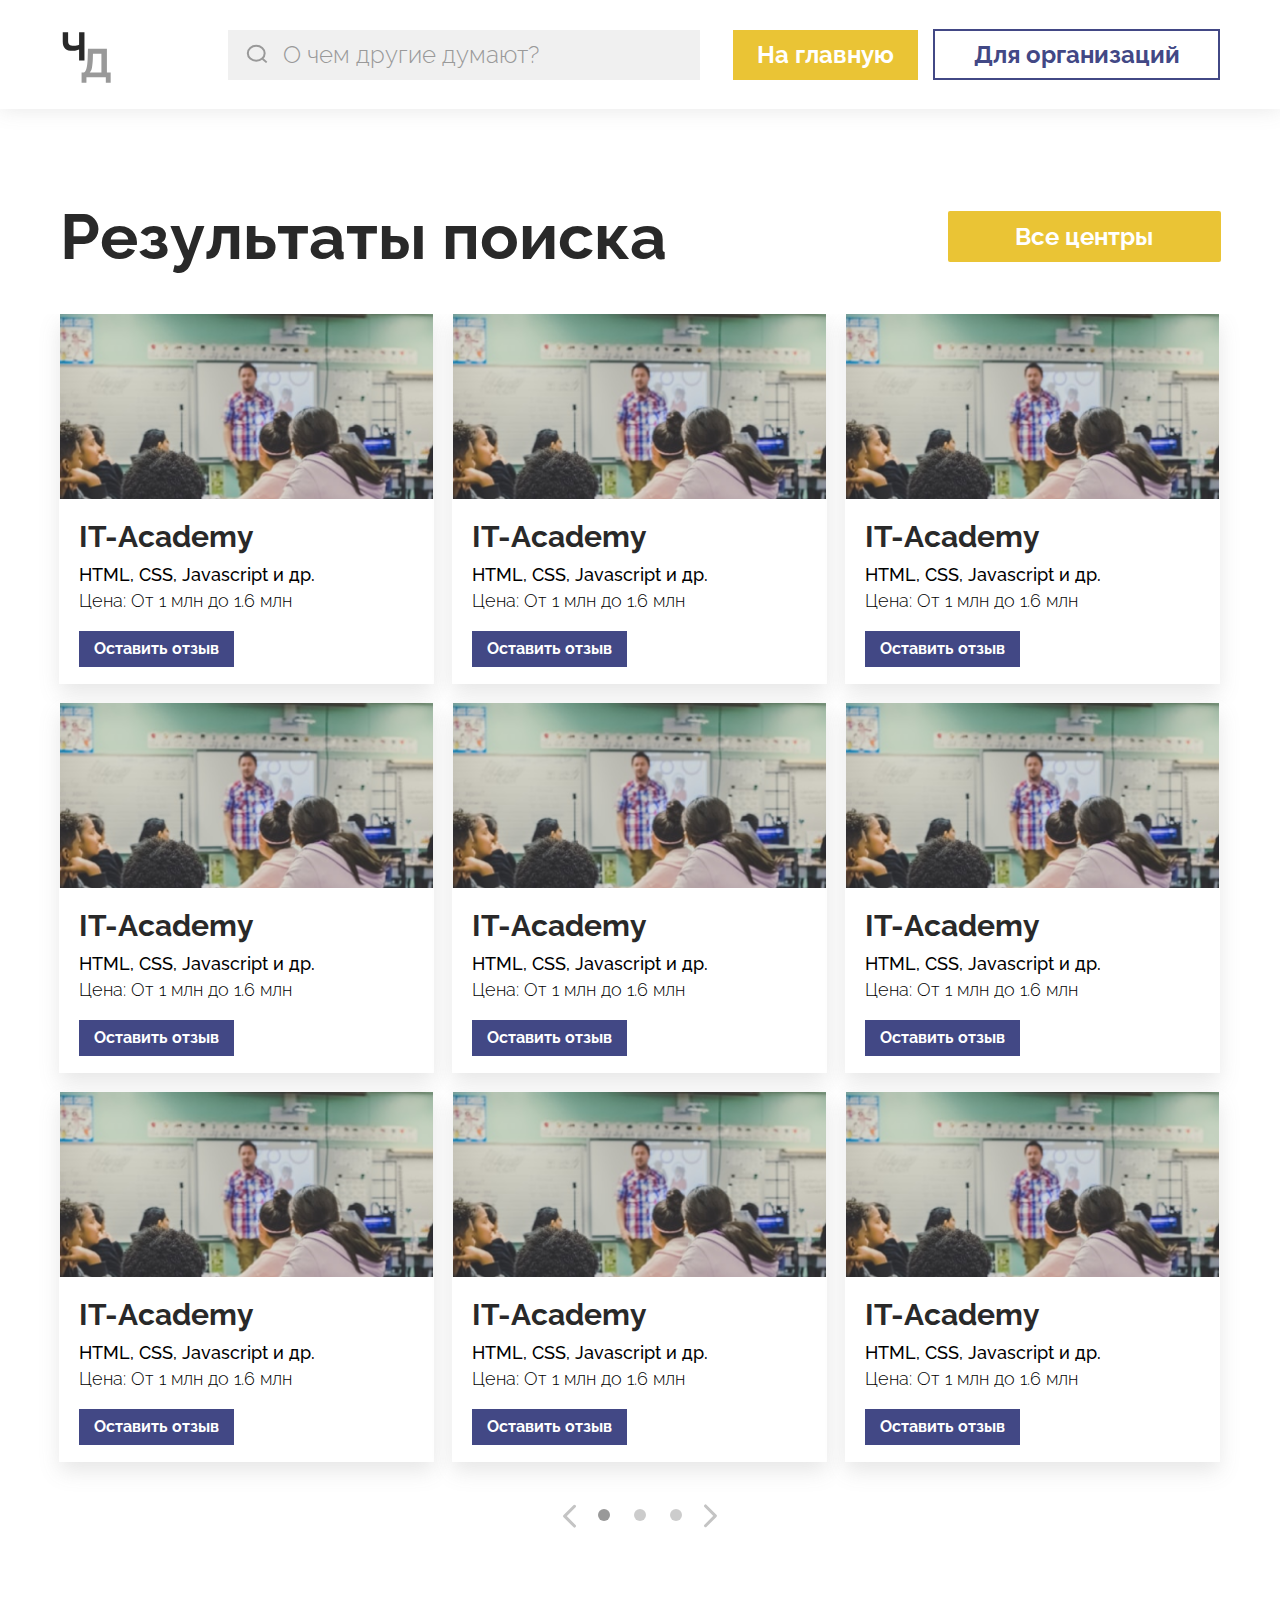
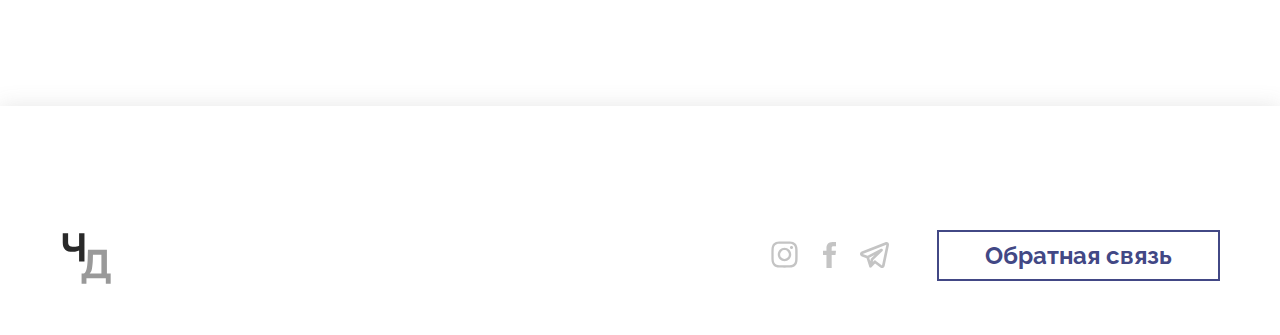
<file: search.html>
<!DOCTYPE html>
<html lang="en">
<head>
  <meta charset="UTF-8">
  <meta http-equiv="X-UA-Compatible" content="IE=edge">
  <meta name="viewport" content="width=device-width, initial-scale=1.0">
  <link rel="stylesheet" href="swiper-bundle.min.css" />
  <link rel="stylesheet" href="search.css">
  <title>Document</title>
</head>
<body>

  <!-- NAVBAR START -->

  <nav class="navbar">
    <img src="images/logo-macbook.svg" alt="logo" class="navbar__logo" />
    <input
      type="text"
      class="navbar__search"
      placeholder="О чем другие думают?"
    />
    <img src="images/icons_search.svg" alt="search" class="search-icon" />
    <a href="/" class="navbar__back">На главную</a>
    <a href="/#application" class="navbar__button button">Для организаций</a>

    <div class="navbar__modal">
      <h3 class="navbar__modal__title">Результаты поиска:</h3>
      <div class="navbar__modal__cards">
        <div class="navbar__modal__card">
          <img
            src="images/1.png"
            alt="academy img"
            class="navbar__modal__card__img"
          />
          <div class="navbar__modal__info">
            <h2 class="navbar__modal__info__title">IT-Academy</h2>
            <p class="navbar__modal__info__courses">
              HTML, CSS, Javascript и др.
            </p>
            <a href="center.html" class="navbar__modal__info__button">Подробнее</a>
          </div>
        </div>
        <div class="navbar__modal__card">
          <img
            src="images/1.png"
            alt="academy img"
            class="navbar__modal__card__img"
          />
          <div class="navbar__modal__info">
            <h2 class="navbar__modal__info__title">IT-Academy</h2>
            <p class="navbar__modal__info__courses">
              HTML, CSS, Javascript и др.
            </p>
            <a href="center.html" class="navbar__modal__info__button">Подробнее</a>
          </div>
        </div>
        <div class="navbar__modal__card">
          <img
            src="images/1.png"
            alt="academy img"
            class="navbar__modal__card__img"
          />
          <div class="navbar__modal__info">
            <h2 class="navbar__modal__info__title">IT-Academy</h2>
            <p class="navbar__modal__info__courses">
              HTML, CSS, Javascript и др.
            </p>
            <a href="center.html" class="navbar__modal__info__button">Подробнее</a>
          </div>
        </div>
      </div>
      <a href="search.html" class="navbar__modal__link">Смотреть все</a>
    </div>
  </nav>

  <!-- NAVBAR END -->

  <!-- NAVBAR MOBILE START -->

  <nav class="navbar-mob">
    <img src="images/logo-macbook.svg" alt="logo" class="navbar__logo" />
    <div class="input__container">
      <input
        type="text"
        class="navbar__search"
        id="navbar-mob__search"
        placeholder="О чем другие думают?"
      />
      <img src="images/icons_search.svg" alt="search" class="search-icon" />
      <div class="navbar__modal" id="navbar-mob__modal">
        <h3 class="navbar__modal__title">Результаты поиска:</h3>
        <div class="navbar__modal__cards">
          <div class="navbar__modal__card">
            <img
              src="images/1.png"
              alt="academy img"
              class="navbar__modal__card__img"
            />
            <div class="navbar__modal__info">
              <h2 class="navbar__modal__info__title">IT-Academy</h2>
              <p class="navbar__modal__info__courses">
                HTML, CSS, Javascript и др.
              </p>
              <a href="center.html" class="navbar__modal__info__button">Подробнее</a>
            </div>
          </div>
          <div class="navbar__modal__card">
            <img
              src="images/1.png"
              alt="academy img"
              class="navbar__modal__card__img"
            />
            <div class="navbar__modal__info">
              <h2 class="navbar__modal__info__title">IT-Academy</h2>
              <p class="navbar__modal__info__courses">
                HTML, CSS, Javascript и др.
              </p>
              <a href="center.html" class="navbar__modal__info__button">Подробнее</a>
            </div>
          </div>
        </div>
        <a href="search.html" class="navbar__modal__link">Смотреть все</a>
      </div>
    </div>
    <img src="images/navbar-menu.svg" alt="menu" class="navbar__hamburger" />
    <ul class="navbar__menu">
      <li class="navbar__menu__item"><a href="/#reviews" class="navbar__menu__link">Отзывы</a></li>
      <li class="navbar__menu__item"><a href="/#application-mob" class="navbar__menu__link">Для организаций</a></li>
      <li class="navbar__menu__item"><a href="/#purpose" class="navbar__menu__link">Цель проекта</a></li>
    </ul>
  </nav>

  <!-- NAVBAR MOBILE END -->


  <div class="container" id="search">
    <div class="search">
      <h1 class="search__title">Результаты поиска</h1>
      <a href="/#centers" class="search__button button">Все центры</a>
    </div>
  </div>

  <h1 class="search__title-mob">Результаты поиска:</h1>

  <!-- CAROUSEL START -->

  <div class="carousel">
    <div class="carousel-container">
      <div class="swiper-wrapper">
        <div class="swiper-slide swiper-carousel-slide">
        <div class="carousel__item">
          
          <div class="carousel__item__info">
            <h2 class="carousel__item__title">IT-Academy</h2>
            <p class="carousel__item__courses">
              HTML, CSS, Javascript и др.
            </p>
            <p class="carousel__item__price">Цена: От 1 млн до 1.6 млн</p>
            <a href="center.html" class="carousel__item__button">Оставить отзыв</a>
          </div>
        </div>
        <div class="carousel__item">
          
          <div class="carousel__item__info">
            <h2 class="carousel__item__title">IT-Academy</h2>
            <p class="carousel__item__courses">
              HTML, CSS, Javascript и др.
            </p>
            <p class="carousel__item__price">Цена: От 1 млн до 1.6 млн</p>
            <a href="center.html" class="carousel__item__button">Оставить отзыв</a>
          </div>
        </div>
        <div class="carousel__item">
          
          <div class="carousel__item__info">
            <h2 class="carousel__item__title">IT-Academy</h2>
            <p class="carousel__item__courses">
              HTML, CSS, Javascript и др.
            </p>
            <p class="carousel__item__price">Цена: От 1 млн до 1.6 млн</p>
            <a href="center.html" class="carousel__item__button">Оставить отзыв</a>
          </div>
        </div>
        <div class="carousel__item">
          
          <div class="carousel__item__info">
            <h2 class="carousel__item__title">IT-Academy</h2>
            <p class="carousel__item__courses">
              HTML, CSS, Javascript и др.
            </p>
            <p class="carousel__item__price">Цена: От 1 млн до 1.6 млн</p>
            <a href="center.html" class="carousel__item__button">Оставить отзыв</a>
          </div>
        </div>
        <div class="carousel__item">
          
          <div class="carousel__item__info">
            <h2 class="carousel__item__title">IT-Academy</h2>
            <p class="carousel__item__courses">
              HTML, CSS, Javascript и др.
            </p>
            <p class="carousel__item__price">Цена: От 1 млн до 1.6 млн</p>
            <a href="center.html" class="carousel__item__button">Оставить отзыв</a>
          </div>
        </div>
        <div class="carousel__item">
          
          <div class="carousel__item__info">
            <h2 class="carousel__item__title">IT-Academy</h2>
            <p class="carousel__item__courses">
              HTML, CSS, Javascript и др.
            </p>
            <p class="carousel__item__price">Цена: От 1 млн до 1.6 млн</p>
            <a href="center.html" class="carousel__item__button">Оставить отзыв</a>
          </div>
        </div>
        <div class="carousel__item">
          
          <div class="carousel__item__info">
            <h2 class="carousel__item__title">IT-Academy</h2>
            <p class="carousel__item__courses">
              HTML, CSS, Javascript и др.
            </p>
            <p class="carousel__item__price">Цена: От 1 млн до 1.6 млн</p>
            <a href="center.html" class="carousel__item__button">Оставить отзыв</a>
          </div>
        </div>
        <div class="carousel__item">
          
          <div class="carousel__item__info">
            <h2 class="carousel__item__title">IT-Academy</h2>
            <p class="carousel__item__courses">
              HTML, CSS, Javascript и др.
            </p>
            <p class="carousel__item__price">Цена: От 1 млн до 1.6 млн</p>
            <a href="center.html" class="carousel__item__button">Оставить отзыв</a>
          </div>
        </div>
        <div class="carousel__item">
          
          <div class="carousel__item__info">
            <h2 class="carousel__item__title">IT-Academy</h2>
            <p class="carousel__item__courses">
              HTML, CSS, Javascript и др.
            </p>
            <p class="carousel__item__price">Цена: От 1 млн до 1.6 млн</p>
            <a href="center.html" class="carousel__item__button">Оставить отзыв</a>
          </div>
        </div>
      </div>
        <div class="swiper-slide swiper-carousel-slide">
        <div class="carousel__item">
          
          <div class="carousel__item__info">
            <h2 class="carousel__item__title">IT-Academy</h2>
            <p class="carousel__item__courses">
              HTML, CSS, Javascript и др.
            </p>
            <p class="carousel__item__price">Цена: От 1 млн до 1.6 млн</p>
            <a href="center.html" class="carousel__item__button">Оставить отзыв</a>
          </div>
        </div>
        <div class="carousel__item">
          
          <div class="carousel__item__info">
            <h2 class="carousel__item__title">IT-Academy</h2>
            <p class="carousel__item__courses">
              HTML, CSS, Javascript и др.
            </p>
            <p class="carousel__item__price">Цена: От 1 млн до 1.6 млн</p>
            <a href="center.html" class="carousel__item__button">Оставить отзыв</a>
          </div>
        </div>
        <div class="carousel__item">
          
          <div class="carousel__item__info">
            <h2 class="carousel__item__title">IT-Academy</h2>
            <p class="carousel__item__courses">
              HTML, CSS, Javascript и др.
            </p>
            <p class="carousel__item__price">Цена: От 1 млн до 1.6 млн</p>
            <a href="center.html" class="carousel__item__button">Оставить отзыв</a>
          </div>
        </div>
        <div class="carousel__item">
          
          <div class="carousel__item__info">
            <h2 class="carousel__item__title">IT-Academy</h2>
            <p class="carousel__item__courses">
              HTML, CSS, Javascript и др.
            </p>
            <p class="carousel__item__price">Цена: От 1 млн до 1.6 млн</p>
            <a href="center.html" class="carousel__item__button">Оставить отзыв</a>
          </div>
        </div>
        <div class="carousel__item">
          
          <div class="carousel__item__info">
            <h2 class="carousel__item__title">IT-Academy</h2>
            <p class="carousel__item__courses">
              HTML, CSS, Javascript и др.
            </p>
            <p class="carousel__item__price">Цена: От 1 млн до 1.6 млн</p>
            <a href="center.html" class="carousel__item__button">Оставить отзыв</a>
          </div>
        </div>
        <div class="carousel__item">
          
          <div class="carousel__item__info">
            <h2 class="carousel__item__title">IT-Academy</h2>
            <p class="carousel__item__courses">
              HTML, CSS, Javascript и др.
            </p>
            <p class="carousel__item__price">Цена: От 1 млн до 1.6 млн</p>
            <a href="center.html" class="carousel__item__button">Оставить отзыв</a>
          </div>
        </div>
        <div class="carousel__item">
          
          <div class="carousel__item__info">
            <h2 class="carousel__item__title">IT-Academy</h2>
            <p class="carousel__item__courses">
              HTML, CSS, Javascript и др.
            </p>
            <p class="carousel__item__price">Цена: От 1 млн до 1.6 млн</p>
            <a href="center.html" class="carousel__item__button">Оставить отзыв</a>
          </div>
        </div>
        <div class="carousel__item">
          
          <div class="carousel__item__info">
            <h2 class="carousel__item__title">IT-Academy</h2>
            <p class="carousel__item__courses">
              HTML, CSS, Javascript и др.
            </p>
            <p class="carousel__item__price">Цена: От 1 млн до 1.6 млн</p>
            <a href="center.html" class="carousel__item__button">Оставить отзыв</a>
          </div>
        </div>
        <div class="carousel__item">
          
          <div class="carousel__item__info">
            <h2 class="carousel__item__title">IT-Academy</h2>
            <p class="carousel__item__courses">
              HTML, CSS, Javascript и др.
            </p>
            <p class="carousel__item__price">Цена: От 1 млн до 1.6 млн</p>
            <a href="center.html" class="carousel__item__button">Оставить отзыв</a>
          </div>
        </div>
      </div>
        <div class="swiper-slide swiper-carousel-slide">
        <div class="carousel__item">
          
          <div class="carousel__item__info">
            <h2 class="carousel__item__title">IT-Academy</h2>
            <p class="carousel__item__courses">
              HTML, CSS, Javascript и др.
            </p>
            <p class="carousel__item__price">Цена: От 1 млн до 1.6 млн</p>
            <a href="center.html" class="carousel__item__button">Оставить отзыв</a>
          </div>
        </div>
        <div class="carousel__item">
          
          <div class="carousel__item__info">
            <h2 class="carousel__item__title">IT-Academy</h2>
            <p class="carousel__item__courses">
              HTML, CSS, Javascript и др.
            </p>
            <p class="carousel__item__price">Цена: От 1 млн до 1.6 млн</p>
            <a href="center.html" class="carousel__item__button">Оставить отзыв</a>
          </div>
        </div>
        <div class="carousel__item">
          
          <div class="carousel__item__info">
            <h2 class="carousel__item__title">IT-Academy</h2>
            <p class="carousel__item__courses">
              HTML, CSS, Javascript и др.
            </p>
            <p class="carousel__item__price">Цена: От 1 млн до 1.6 млн</p>
            <a href="center.html" class="carousel__item__button">Оставить отзыв</a>
          </div>
        </div>
        <div class="carousel__item">
          
          <div class="carousel__item__info">
            <h2 class="carousel__item__title">IT-Academy</h2>
            <p class="carousel__item__courses">
              HTML, CSS, Javascript и др.
            </p>
            <p class="carousel__item__price">Цена: От 1 млн до 1.6 млн</p>
            <a href="center.html" class="carousel__item__button">Оставить отзыв</a>
          </div>
        </div>
        <div class="carousel__item">
          
          <div class="carousel__item__info">
            <h2 class="carousel__item__title">IT-Academy</h2>
            <p class="carousel__item__courses">
              HTML, CSS, Javascript и др.
            </p>
            <p class="carousel__item__price">Цена: От 1 млн до 1.6 млн</p>
            <a href="center.html" class="carousel__item__button">Оставить отзыв</a>
          </div>
        </div>
        <div class="carousel__item">
          
          <div class="carousel__item__info">
            <h2 class="carousel__item__title">IT-Academy</h2>
            <p class="carousel__item__courses">
              HTML, CSS, Javascript и др.
            </p>
            <p class="carousel__item__price">Цена: От 1 млн до 1.6 млн</p>
            <a href="center.html" class="carousel__item__button">Оставить отзыв</a>
          </div>
        </div>
        <div class="carousel__item">
          
          <div class="carousel__item__info">
            <h2 class="carousel__item__title">IT-Academy</h2>
            <p class="carousel__item__courses">
              HTML, CSS, Javascript и др.
            </p>
            <p class="carousel__item__price">Цена: От 1 млн до 1.6 млн</p>
            <a href="center.html" class="carousel__item__button">Оставить отзыв</a>
          </div>
        </div>
        <div class="carousel__item">
          
          <div class="carousel__item__info">
            <h2 class="carousel__item__title">IT-Academy</h2>
            <p class="carousel__item__courses">
              HTML, CSS, Javascript и др.
            </p>
            <p class="carousel__item__price">Цена: От 1 млн до 1.6 млн</p>
            <a href="center.html" class="carousel__item__button">Оставить отзыв</a>
          </div>
        </div>
        <div class="carousel__item">
          
          <div class="carousel__item__info">
            <h2 class="carousel__item__title">IT-Academy</h2>
            <p class="carousel__item__courses">
              HTML, CSS, Javascript и др.
            </p>
            <p class="carousel__item__price">Цена: От 1 млн до 1.6 млн</p>
            <a href="center.html" class="carousel__item__button">Оставить отзыв</a>
          </div>
        </div>
      </div>
      </div>
      <div class="pagination__buttons">
        <img src="images/laptop/carousel-left.svg" alt="carousel left" class="carousel__left">
        
        <div class="pagination-carousel"></div>
        <img src="images/laptop/carousel-right.svg" alt="carousel right" class="carousel__right">
      </div>
      
    </div>
  </div>

  <!-- CAROUSEL END -->

  <!-- CAROUSEL MOBILE START -->

  <div class="carousel-mob">
    <div class="carousel-container">
      <div class="swiper-wrapper">
        <div class="swiper-slide swiper-carousel-slide">
        <div class="carousel__item">
          
          <div class="carousel__item__info">
            <h2 class="carousel__item__title">IT-Academy</h2>
            <p class="carousel__item__courses">
              HTML, CSS, Javascript и др.
            </p>
            <p class="carousel__item__price">Цена: От 1 млн до 1.6 млн</p>
            <a href="center.html" class="carousel__item__button">Оставить отзыв</a>
          </div>
        </div>
        <div class="carousel__item">
          
          <div class="carousel__item__info">
            <h2 class="carousel__item__title">IT-Academy</h2>
            <p class="carousel__item__courses">
              HTML, CSS, Javascript и др.
            </p>
            <p class="carousel__item__price">Цена: От 1 млн до 1.6 млн</p>
            <a href="center.html" class="carousel__item__button">Оставить отзыв</a>
          </div>
        </div>
        <div class="carousel__item">
          
          <div class="carousel__item__info">
            <h2 class="carousel__item__title">IT-Academy</h2>
            <p class="carousel__item__courses">
              HTML, CSS, Javascript и др.
            </p>
            <p class="carousel__item__price">Цена: От 1 млн до 1.6 млн</p>
            <a href="center.html" class="carousel__item__button">Оставить отзыв</a>
          </div>
        </div>
      </div>
        <div class="swiper-slide swiper-carousel-slide">
        <div class="carousel__item">
          
          <div class="carousel__item__info">
            <h2 class="carousel__item__title">IT-Academy</h2>
            <p class="carousel__item__courses">
              HTML, CSS, Javascript и др.
            </p>
            <p class="carousel__item__price">Цена: От 1 млн до 1.6 млн</p>
            <a href="center.html" class="carousel__item__button">Оставить отзыв</a>
          </div>
        </div>
        <div class="carousel__item">
          
          <div class="carousel__item__info">
            <h2 class="carousel__item__title">IT-Academy</h2>
            <p class="carousel__item__courses">
              HTML, CSS, Javascript и др.
            </p>
            <p class="carousel__item__price">Цена: От 1 млн до 1.6 млн</p>
            <a href="center.html" class="carousel__item__button">Оставить отзыв</a>
          </div>
        </div>
        <div class="carousel__item">
          
          <div class="carousel__item__info">
            <h2 class="carousel__item__title">IT-Academy</h2>
            <p class="carousel__item__courses">
              HTML, CSS, Javascript и др.
            </p>
            <p class="carousel__item__price">Цена: От 1 млн до 1.6 млн</p>
            <a href="center.html" class="carousel__item__button">Оставить отзыв</a>
          </div>
        </div>
      </div>
        <div class="swiper-slide swiper-carousel-slide">
        <div class="carousel__item">
          
          <div class="carousel__item__info">
            <h2 class="carousel__item__title">IT-Academy</h2>
            <p class="carousel__item__courses">
              HTML, CSS, Javascript и др.
            </p>
            <p class="carousel__item__price">Цена: От 1 млн до 1.6 млн</p>
            <a href="center.html" class="carousel__item__button">Оставить отзыв</a>
          </div>
        </div>
        <div class="carousel__item">
          <div class="carousel__item__info">
            <h2 class="carousel__item__title">IT-Academy</h2>
            <p class="carousel__item__courses">
              HTML, CSS, Javascript и др.
            </p>
            <p class="carousel__item__price">Цена: От 1 млн до 1.6 млн</p>
            <a href="center.html" class="carousel__item__button">Оставить отзыв</a>
          </div>
        </div>
        <div class="carousel__item">
          <div class="carousel__item__info">
            <h2 class="carousel__item__title">IT-Academy</h2>
            <p class="carousel__item__courses">
              HTML, CSS, Javascript и др.
            </p>
            <p class="carousel__item__price">Цена: От 1 млн до 1.6 млн</p>
            <a href="center.html" class="carousel__item__button">Оставить отзыв</a>
          </div>
        </div>
      </div>
      </div>
      <div class="pagination__buttons">
        <img src="images/laptop/carousel-left.svg" alt="carousel left" class="carousel__left">
        
        <div class="pagination-carousel"></div>
        <img src="images/laptop/carousel-right.svg" alt="carousel right" class="carousel__right">
      </div>
      
    </div>
  </div>

  <!-- CAROUSEL MOBILE END -->

  <a href="/#centers" class="search__button-mob button">Все центры</a>

  <!-- FOOTER START -->

  <footer class="footer">
    <img src="images/logo-macbook.svg" alt="" class="footer__logo">
    <div class="footer-box">
      <div class="footer__socials"><img src="images/laptop/instagram.svg" alt="instagram" class="footer__social"><img src="images/laptop/facebook.svg" alt="facebook" class="footer__social"><img src="images/laptop/telegram-alt.svg" alt="telegram" class="footer__social"></div>
      <a href="#!" class="footer__button button">Обратная связь</a>
    </div>
  </footer>

  <!-- FOOTER END -->

  <script src="swiper-bundle.min.js"></script>
  <script src="search.js"></script>
</body>
</html>
</file>
<file: style.css>
@import url('https://fonts.googleapis.com/css2?family=Raleway:wght@300;400;500;700&display=swap');

:root {
  --color-blue: #424885;
  --color-yellow: #EAC435;
  --color-grey: #999999;
  --color-dark-grey: #292929;
  
}


*,
*:before,
*:after {
  padding: 0;
  margin: 0;
  box-sizing: inherit;
}

:focus {
  outline: none;
}

html {
  box-sizing: border-box;
  font-size: 62.5%;
  scroll-behavior: smooth;
}

body {
  font-family: 'Raleway', sans-serif;
  font-style: normal;
  font-weight: 300;
}

.container {
  max-width: 900px;
  padding-top: 89px;
  margin: 0 auto;
}

@media (min-width: 1153px) {
  .container {
    max-width: 1160px;
  }
}

@media (min-width: 696px) and (max-width: 970px) {
  .container {
    max-width: 660px;
  }
}

@media (min-width: 320px) and (max-width: 695px) {
  .container {
    max-width: 356px;
  }
}

.button {
  background-color: none;
  width: 203px;
  height: 45px;
  font-size: 18px;
  font-weight: 700;
  padding: 10px 0px;
}

.button:focus {
  outline: none;
}

.block { display: block !important }

.navbar {
  width: 100%;
  padding: 18px 60px;
  display: flex;
  justify-content: space-between;
  align-items: center;

  box-shadow: 0px 0px 20px rgba(104, 104, 104, 0.17);
  position: fixed;
  top: 0;
  left: 0;
  z-index: 99;
  background-color: #fff;
}

.navbar-mob {
  display: none;
}


.navbar__button {
  color: var(--color-blue);
  border: 2px solid var(--color-blue);
  background-color: #fff;
  text-decoration: none;
  text-align: center;
}

.navbar__search {
  background-color: #f0f0f0;
  width: 352px;
  height: 45px;
  padding: 13px 20px 13px 50px;
  border: none;
  font-weight: 300;
  margin-right: auto;
  margin-left: 107px;
  font-size: 18px;
  font-family: inherit;
}

.navbar__search::placeholder {
  padding-left: 0;
  font-size: 18px;
  font-weight: 300;
  color: var(--color-grey);
}

.search-icon {
  position: absolute;
  left: 230px;
}

.navbar__modal {
  display: none;
  position: absolute;
  top: 89px;
  left: 0;
  padding-left: 140px;
  background-color: #fff;
  width: 100%;
  box-shadow: 0px 0px 20px rgba(104, 104, 104, 0.17);
  z-index: 99;
}

.navbar__modal__title {
  color: var(--color-dark-grey);
  font-size: 36px;
  font-weight: 700;
  margin-top: 40px;
}

.navbar__modal__cards {
  margin-top: 21px;
  display: flex;
  flex-wrap: wrap;
  justify-content: flex-start;
  align-items: center;
}

.navbar__modal__card {
  width: 250px;
  height: 250px;
  position: relative;
  box-shadow: 0px 0px 20px rgba(104, 104, 104, 0.17);
}

.navbar__modal__card:not(:last-child) {
  margin-right: 25px;
}

.navbar__modal__card__img {
  width: 100%;
  height: 100%;
}

.navbar__modal__info {
  padding-left: 19.23px;
  padding-right: 19.23px;
  position: absolute;
  left: -.6px;
  width: 100.6%;
  height: 50%;
  top: 100.4%;
  transform: translateY(-100%);
  background-color: #fff;
}

.navbar__modal__info__title {
  color: var(--color-dark-grey);
  padding-top: 19.23px;
  font-size: 24px;
  font-weight: 700;
}

.navbar__modal__info__courses {
  margin-top: 5px;
  font-size: 14px;
  font-weight: 500;
}

.navbar__modal__info__button {
  display: inline-block;
  margin-top: 10px;
  font-size: 14px;
  font-weight: 700;
  color: #fff;
  font-family: inherit;
  background-color: var(--color-yellow);
  padding: 5px 15px;
  border: none;
  margin-bottom: 24px;
  text-align: center;
  text-decoration: none
}

.navbar__modal__info__button:focus {
  outline: none;
}

.navbar__modal__link {
  display: inline-block;
  margin-top: 20px;
  margin-bottom: 45px;
  font-weight: 600;
  color: var(--color-blue);
  font-size: 22px;
  text-decoration: none;
}

@media (min-width: 1153px) {
  .navbar {
    padding: 25px 60px;
  }

  .navbar__button {
    font-size: 24px;
    padding: 8.6px 38.5px;
    width: auto;
    height: auto;
  }

  .navbar__logo {
    width: 53px;
    height: 59px;
  }

  .navbar__search {
    width: 472px;
    height: 50px;
    padding: 12.5px 20px 12.5px 55px;
    margin-left: 115px;
    font-size: 24px;
    line-height: 25.2px;
  }

  .navbar__search::placeholder {
    font-size: 24px;
    line-height: 25.2px;
  }

  .search-icon {
    left: 245px;
    width: 25px;
    height: 21px;
  }

  .navbar__modal {
    display: none;
    position: absolute;
    top: 109px;
    left: 0;
    padding-left: 140px;
    background-color: #fff;
    width: 100%;
    box-shadow: 0px 0px 20px rgba(104, 104, 104, 0.17);
    z-index: 99;
  }
  
  .navbar__modal__title {
    color: var(--color-dark-grey);
    font-size: 36px;
    font-weight: 700;
    margin-top: 40px;
  }
  
  .navbar__modal__cards {
    margin-top: 21px;
    display: flex;
    justify-content: flex-start;
    align-items: center;
  }
  
  .navbar__modal__card {
    width: 260px;
    height: 260px;
    position: relative;
    box-shadow: 0px 0px 20px rgba(104, 104, 104, 0.17);
  }
  
  .navbar__modal__card:not(:last-child) {
    margin-right: 25px;
  }
  
  .navbar__modal__card__img {
    width: 100%;
    height: 100%;
  }
  
  .navbar__modal__info {
    padding-left: 20px;
    padding-right: 20px;
    position: absolute;
    width: 100.6%;
    height: 50%;
    top: 100%;
    transform: translateY(-100%);
    background-color: #fff;
  }
  
  .navbar__modal__info__title {
    color: var(--color-dark-grey);
    padding-top: 20px;
    font-size: 28px;
    font-weight: 700;
  }
  
  .navbar__modal__info__courses {
    margin-top: 5px;
    font-size: 16px;
    font-weight: 500;
  }
  
  .navbar__modal__info__button {
    display: inline-block;
    margin-top: 10px;
    font-size: 14px;
    font-weight: 700;
    color: #fff;
    font-family: inherit;
    background-color: var(--color-yellow);
    padding: 5px 15px;
    border: none;
    margin-bottom: 25px;
    text-align: center;
    text-decoration: none
  }
  
  .navbar__modal__info__button:focus {
    outline: none;
  }
  
  .navbar__modal__link {
    display: inline-block;
    margin-top: 20px;
    margin-bottom: 40px;
    font-weight: 600;
    color: var(--color-blue);
    font-size: 24px;
    text-decoration: none;
  }

  .container {
    padding-top: 109px;
  }
}


@media (min-width: 696px) and (max-width: 970px) {

  .navbar {
    padding: 18px 25px;
  }

  .button {
    width: 185px;
    height: 40px;
  }

  .navbar__button {
    width: auto;
    height: auto;
    font-size: 18px;
    padding: 10px 15px;
  }

  .navbar__search {
    width: 250px;
    height: 40px;
    margin-left: 25px;
    font-size: 16px;
    padding-left: 42px;
  }

  .navbar__logo {
    width: 39px; 
    height: 40px;
  }

  .navbar__search::placeholder {
    font-size: 16px;
  }

  .search-icon {
    left: 100px;
  }

  .navbar__modal {
    top: 81px;
    padding-left: 60px;
  } 
  

  .navbar__modal__card {
    width: 205px;
    height: 224px;
  }

  .navbar__modal__card:not(:last-child) {
    margin-right: 16px;
  }

  .navbar__modal__info {
    padding-left: 10px;
    padding-right: 10px;
    height: 47%;
  }

  .navbar__modal__info__title {
    padding-top: 10px;
    font-size: 20px;
  }

  .navbar__modal__info__courses {
    font-size: 14px;
  }

  .navbar__modal__info__button {
    display: inline-block;
    padding-left: 25px;
    padding-right: 25px;
    margin-bottom: 15px;
    line-height: 14.7px;
    font-size: 14px;
  }

  .navbar__modal__link {
    font-size: 16px;
  }
}

@media (min-width: 320px) and (max-width: 695px) {

  .navbar { display: none }

  .navbar-mob {
    display: block;
    width: 100%;
    padding: 14px 40px;
    display: flex;
    justify-content: space-between;
    align-items: center;
    box-shadow: 0px 0px 20px rgba(104, 104, 104, 0.17);
    position: fixed;
    z-index: 99;
    background-color: #fff;
  }

  .navbar__logo {
    width: 35px;
    height: 35px;
  }

  .input__container {
    position: absolute;
    top: 0;
    left: 50%;
    transform: translateY(89px) translateX(-50%);
    width: 354px;
    height: 36px;
  }

  .navbar__search {
    width: 100%;
    height: 100%;
    margin-right: 0;
    margin-left: 0;
    
  }

  .search-icon {
    left: 10px;
    top: 50%;
    transform: translateY(-50%);
  }

  .navbar__menu {
    display: none;
    position: absolute;
    top: 0;
    margin-top: 60px;
    padding-top: 35px;
    padding-bottom: 60px;
    left: 0;
    width: 100%;
    text-align: center;
    z-index: 9;
    background-color: #fff;
  }

  .navbar__menu__item {
    list-style: none;
    font-size: 18px;
    font-weight: 300;
  }

  .navbar__menu__item:not(:last-child) {
    padding-bottom: 30px;
  }

  .navbar__menu__link {
    text-decoration: none;
    color: inherit;
  }

  .navbar__modal {
    top: 60px;
    padding-left: 0;
    text-align: center;
  }

  .navbar__modal__title {
    font-size: 24px;
    margin-top: 20px;
    text-align: center;
  }

  .navbar__modal__cards {
    flex-direction: column;
    align-items: center;
  }

  .navbar__modal__card {
    width: 250px;
    height: 220px;
  }

  .navbar__modal__card:not(:last-child) {
    margin-right: 0;
    margin-bottom: 20px;
  }

  .navbar__modal__card__img {
    width: 100%;
    height: 100%;
  }

  .navbar__modal__info {
    padding-left: 14px;
    padding-right: 14px;
    height: 115px;
    top: 100.4%;
    text-align: left;
  }

  .navbar__modal__info__title {
    padding-top: 14px;
    font-size: 24px;
  }

  .navbar__modal__link {
    font-size: 18px;
  }
}

.reviews-box {
  margin-top: 150px;
  display: flex;
  justify-content: space-between;
  align-items: center;
}

.reviews__info {
  width: 500px;
}

.reviews__info__title {
  margin-bottom: 10px;
  color: var(--color-dark-grey);
  font-size: 48px;
  font-weight: 700;
}

.reviews__info__description {
  margin-bottom: 30px;
  font-size: 18px;
  font-weight: 300;
  width: 350px;
}

.reviews__button {
  display: block;
  margin-top: 40px;
  font-size: 18px;
  border: none;
  background-color: var(--color-blue);
  color: #fff;
  text-decoration: none;
  text-align: center;
}

.reviews__img__container {
  height: 100%;
  width: auto;
}

.reviews__img {
  width: auto;
  height: 100%;
}

.swiper-container-text {
  width: 500px;
  height: 100%;
}

.swiper-slide {
  display: inline-flex;
  flex-direction: column;
  justify-content: flex-start;
}

.swiper-pagination-bullet-active {
  background-color: var(--color-grey);
}

.swiper-pagination-bullet {
  cursor: pointer;
}

@media (min-width: 1153px) {
  .reviews-box {
    margin-top: 220px;
  }

  .reviews__info {
    width: 650px;
  }

  .reviews__info__title {
    font-size: 64px;
    margin-bottom: 20px;
  }

  .reviews__info__description {
    font-size: 24px;
    width: 500px;
  }

  .reviews__button {
    display: inline-block;
    margin-top: 60px;
    font-size: 24px;
    padding: 16px 23px;
    width: auto;
    height: auto;
  }

  .reviews__img__container {
    width: 570px;
    height: 438px;
  }
}

@media (min-width: 696px) and (max-width: 970px) {
  .reviews-box {
    margin-top: 60px;
    flex-direction: column-reverse;
  }

  .reviews__info {
    align-self: flex-start;
  }

  .reviews__info__title {
    font-size: 40px;
  }

  .reviews__info__description {
    font-size: 20px;
    margin-bottom: 15px;
  }

  .reviews__button {
    width: 205px;
    height: 50px;
    margin-top: 30px;
    padding: 14px 16px;
  }

  .reviews__img__container {
    margin-bottom: 60px;
  }

  .reviews__img {
    width: 620px;
    height: 472px;
  }
}

@media (min-width: 320px) and (max-width: 695px) {
  .reviews-box {
    margin-top: 105px;
    flex-direction: column-reverse;
  }

  .reviews__info {
    width: 356px;
    align-self: flex-start;
  }

  .reviews__info__title {
    font-size: 36px;
  }

  .reviews__info__description {
    font-size: 20px;
    margin-bottom: 15px;
  }

  .reviews__button {
    display: inline-block;
    margin-top: 30px;
    width: auto;
    height: auto;
    padding: 0 19px;
    padding-top: 13px;
    padding-bottom: 14px;
    font-size: 20px;
  }

  .reviews__img__container {
    margin-bottom: 60px;
  }

  .reviews__img {
    width: 354px;
    height: 273px;
  }
}

.centers {
  margin-top: 150px;
}

.centers-box {
  display: flex;
  justify-content: space-between;
  align-items: center;
}

.centers__title {
  color: var(--color-dark-grey);
  font-size: 48px;
  font-weight: 700;
}

.centers__dropdowns {
  display: flex;
  justify-content: center;
  align-items: center;
}

.centers__dropdown {
  background-color: #f0f0f0;
  padding: 10px;
  width: 205px;
  height: 40px;
  display: flex;
  justify-content: space-between;
  align-items: center;
  cursor: pointer;
  position: relative;
}

.centers__dropdown:not(:last-child) {
  margin-right: 15px;
}

.centers__dropdown-name {
  font-size: 16px;
  font-weight: 300;
}

.centers__dropdown-arrow {
  width: 16px;
  height: 16px;
  transform: rotate(0deg);
  transition: transform .5s linear;
}

.centers__dropdown-arrow.open {
  transform: rotate(180deg);
  transition: transform .5s linear;
}

.dropdown__list {
  display: none;
  position: absolute;
  top: 50px;
  left: 0;
  width: 100%;
  list-style: none;
  background-color: #f0f0f0;
  z-index: 9;
}

.dropdown__item {
  font-size: 16px;
  font-weight: 300;
  padding: 10px;
  display: flex;
  justify-content: space-between;
  align-items: center;
  cursor: default;
}

label {
  cursor: pointer;
}

[type="checkbox"] {
  -webkit-appearance: none;
  appearance: none;
  width: 15px;
  height: 15px;
}

[type="checkbox"] {
  display: none;
  background: url("images/check.svg") no-repeat;
  background-size: contain;
  margin-right: 1.5px;
  width: 12px;
  height: 9px;
  
}

[type="checkbox"]:checked {
  display: block;
}

@media (min-width: 1153px) {
  [type="checkbox"] {
    margin-right: 4px;
    width: 15px;
    height: 15px;
  }
}

@media (min-width: 696px) and (max-width: 970px) {
  [type="checkbox"] {
    margin-right: 2.4px;
    width: 12px;
    height: 9px;
  }
}

@media (min-width: 320px) and (max-width: 695px) {
  [type="checkbox"] {
    margin-right: 2.5px;
    width: 12px;
    height: 9px;
  }
}

.courses {
  margin-top: 20px;
  display: flex;
  justify-content: flex-start;
  align-items: center;
  text-align: center;
}

.course {
  border: 2px solid var(--color-grey);
  font-size: 16px;
  font-weight: 500;
  padding: 10px 15px;
  border-radius: 10px;
  color: var(--color-grey);
  user-select: none;
}

.course:not(:last-child) {
  margin-right: 15px;
}



.green {
  border-color: #59BF29;
  color: #59bf29;
}

.blue {
  border-color: #2aa8cf;
  color: #2aa8cf;
}

.violet {
  border-color: #8a469b;
  color: #8a469b;
}

.yellow {
  border-color: #eac435;
  color: #eac435;
}

@media (min-width: 1153px) {
  .centers {
    margin-top: 260px;
  }

  .centers__title {
    font-size: 64px;
  }
  
  .centers__dropdown {
    width: 275px;
    height: 50px;
    padding: 12px 20px;
  }
  
  .centers__dropdown:not(:last-child) {
    margin-right: 20px;
  }
  
  .centers__dropdown-name {
    font-size: 20px;
  }
  
  .centers__dropdown-arrow {
    width: 24px;
    height: 24px;
  }
  
  .dropdown__list {
    top: 80px;
  }
  
  .dropdown__item {
    font-size: 20px;
    padding: 12px 20px;
  }
  
  .tick::after {
    right: 25px;
  }
  
  .course {
    font-size: 20px;
    padding: 13.5px 20px;
  }
  
  .course:not(:last-child) {
    margin-right: 20px;
  }
  
}

@media (min-width: 696px) and (max-width: 970px) {
  .centers {
    margin-top: 120px;
  }

  .centers-box {
    flex-direction: column;
    align-items: flex-start;
  }

  .centers__title {
    font-size: 40px;
    margin-bottom: 20px;
  }

  .courses {
    margin-top: 25px;
  }

  .course {
    font-size: 14px;
    padding: 10px;
  }

  .course:not(:last-child) {
    margin-right: 10.45px;
  }
}

@media (min-width: 320px) and (max-width: 695px) {
  .centers {
    margin-top: 120px;
  }

  .centers-box {
    flex-direction: column;
    align-items: flex-start;
  }

  .centers__title {
    font-size: 36px;
    margin-bottom: 15px;
  }

  .centers__dropdown {
    width: 173px;
  }

  .centers__dropdown:not(:last-child) {
    margin-right: 8px;
  }

  .courses {
    margin-top: 10px;
    flex-wrap: wrap;
  }

  .course {
    font-size: 14px;
    margin-bottom: 10px;
    padding: 10px;
  }

  .course:not(:last-child) {
   margin-right: 10px;
  }
}

/* ////////////////////////// */
/* ///////CAROUSEL//////// */
/* ////////////////////////// */


.carousel {
padding-top: 40px;
 max-width: 100%;
 overflow: hidden;
}

.carousel-mob {
  display: none
}

.carousel-container {
  display: flex;  /* probably not needed, not sure */
  justify-content: space-between; /* probably not needed, not sure */
  flex-wrap: wrap; /* probably not needed, not sure */
  margin: 0 auto;    /* but this is needed */
  width: 900px;      /* but this is needed */
}


.carousel__item {
  background-image: url('images/1.png');
  width: 286px;
  height: 291px;
  background-size: cover;
  position: relative;
  box-shadow: 0px 10px 20px rgba(104, 104, 104, 0.17);
  margin-bottom: 35px;
}

.carousel__item + .carousel__item:not(:nth-child(4)):not(:nth-child(7)) {
  margin-left: 20px;
}

.carousel__item__info {
  box-sizing: border-box;
  position: absolute;
  top: 100.2%;
  left: -0.6px;
  width: 100.7%;
  transform: translateY(-100%);
  background-color: #fff;
  padding: 15px;
}

.carousel__item__title {
  color: var(--color-dark-grey);
  font-size: 24px;
  font-weight: 700;
  margin-bottom: 10px;
}

.carousel__item__courses {
  font-size: 16px;
  font-weight: 500;
  margin-bottom: 5px;
}

.carousel__item__price {
  font-size: 16px;
  font-weight: 300;
  margin-bottom: 10px;
}

.carousel__item__button {
  display: inline-block;
  font-size: 14px;
  font-weight: 700;
  border: none;
  background-color: var(--color-blue);
  padding: 7px 13px;
  font-family: inherit;
  color: #fff;
  text-decoration: none;
  text-align: center;
}

.carousel__item__button:focus {
  outline: none;
}

.swiper-carousel-slide {
  display: flex;
  flex-direction: row;
  flex-wrap: wrap;
  justify-content: flex-start;
  align-items: flex-start;
  width: 900px;
  margin-bottom: 20px;
}


.pagination__buttons {
  text-align: center;
  display: flex;
  justify-content: center;
  align-items: center;
  margin: 0 auto;
}

.pagination-carousel .swiper-pagination-bullet {
  margin: 0 12px;
  width: 12px;
  height: 12px;
}


@media (min-width: 1153px) {
  .carousel {
    padding-top: 0;
    margin-top: 60px;
    max-width: 100%;
  }

  .carousel-container {
    width: 1161px;
  }

  .carousel__item {
    width: 373px;
    height: 369px;
    margin-bottom: 20px;
  }

  .carousel__item__info {
    height: 185px;
    left: -1px;
    padding: 20px;
  }

  .carousel__item__title {
    font-size: 30px;
  }

  .carousel__item__courses {
    font-size: 18px;
  }

  .carousel__item__price {
    font-size: 18px;
    margin-bottom: 20px;
  }

  .carousel__item__button {
    font-size: 16px;
    padding: 10px 15px;
    line-height: 16.6px;
  }
}

@media (min-width: 696px) and (max-width: 970px) {
  .carousel {
    padding-top: 40px;
  }

  .carousel-container {
    width: 648px;
  }

  .carousel__item {
    width: 205px;
    height: 248px;
    background-size: contain;
  }

  .carousel__item + .carousel__item:not(:nth-child(4)):not(:nth-child(7)) {
    margin-left: 16px;
  }

  .carousel__item__info {
    left: -0.4px;
    top: 100.3%;
    padding: 10px 10px;
  }

  .carousel__item__title {
    font-size: 20px;
  }

  .carousel__item__courses {
    font-size: 14px;
  }

  .carousel__item__price {
    font-size: 14px;
    margin-bottom: 15px;
  }

  .carousel__item__button {
    padding: 5px 10px;
  }

  .swiper-carousel-slide {
    margin-bottom: 10px;
  }
}

@media (min-width: 320px) and (max-width: 695px) {
  .carousel {
    display: none;
  }

  .carousel-mob {
    display: block;
    margin-top: 30px;
    max-width: 100%;
    overflow: hidden;
  }

  .carousel-container {
    width: 354px;
  }

  .carousel__item {
    background-image: url('images/1.png');
    margin-bottom: 20px;
    width: 100%;
    height: 314px;
    background-size: cover;
    background-repeat: no-repeat;
  }

  .carousel__item + .carousel__item:not(:nth-child(4)):not(:nth-child(7)) {
    margin-left: 0;
  }

  .carousel__item__info {
    left: -0.6px;
    top: 100.3%;
    padding: 20px;
  }

  .carousel__item__title {
    font-size: 30px;
    margin-bottom: 5px;
  }

  .carousel__item__courses {
    font-size: 16px;
  }

  .carousel__item__price {
    font-size: 16px;
    margin-bottom: 15px;
  }

  .carousel__item__button {
    padding: 10px 20px;
  }

  .swiper-carousel-slide {
    margin-bottom: 20px;
  }
}



/* //////////// */
/* PURPOSE */
/* //////////// */


.purpose {
  margin-top: 150px;
}

.purpose__title {
  color: var(--color-dark-grey);
  font-size: 48px;
  font-weight: 700;
  margin-bottom: 37px;
}

.purpose-box {
  display: flex;
  justify-content: space-between;
  align-items: center;
}

.purpose__img__container {
  width: auto;
  height: 100%;
}

.purpose__info {
  width: 420px;
}

.purpose__info__title {
  font-size: 22px;
  font-weight: 600px;
  margin-bottom: 10px;
}

.purpose__info__description {
  font-size: 18px;
  font-weight: 300;
  margin-bottom: 20px;
}

@media (min-width: 1153px) {
  .purpose {
    margin-top: 175px;
  }

  .purpose__title {
    font-size: 64px;
    margin-bottom: 60px;
  }

  .purpose__img {
    width: 525px;
    height: 360px;
  }

  .purpose__info {
    width: 570px;
  }

  .purpose__info__title {
    font-size: 24px;
    letter-spacing: 0.02em;
    margin-bottom: 15px;
  }

  .purpose__info__description {
    font-size: 20px;
    letter-spacing: 0.02em;
    margin-bottom: 30px;
  }
}

@media (min-width: 696px) and (max-width: 970px) {
  .purpose {
    margin-top: 120px;
  }

  .purpose__title {
    font-size: 40px;
    margin-bottom: 30px;
  }

  .purpose-box {
    flex-direction: column;
  }

  .purpose__img__container {
    margin-bottom: 30px;
  }

  .purpose__img {
    width: 455px;
    height: 330px;
  }

  .purpose__info {
    width: 648px;
  }

  .purpose__info__title {
    font-size: 20px;
    margin-bottom: 15px;
  }

  .purpose__info__description {
    font-size: 16px;
    margin-bottom: 30px;
  }
}

@media (min-width: 320px) and (max-width: 695px) {
  .purpose {
    margin-top: 110px;
  }

  .purpose__title {
    font-size: 36px;
    margin-bottom: 40px;
  }

  .purpose-box {
    flex-direction: column;
  }

  .purpose__img__container {
    margin-bottom: 40px;
  }

  .purpose__img {
    width: 249px;
    height: 171px;
  }

  .purpose__info {
    width: 354px;
  }

  .purpose__info__title {
    font-size: 18px;
    margin-bottom: 10px;
  }

  .purpose__info__description {
    font-size: 14px;
    margin-bottom: 20px;
  }
}

.application {
  margin-top: 150px;
}

.application-mob {
  display: none;
}

.application__title {
  color: var(--color-dark-grey);
  font-size: 48px;
  font-weight: 700;
  margin-bottom: 10px;
}

.application__description {
  font-size: 18px;
  font-weight: 300;
}

.application-box {
  display: flex;
  justify-content: space-between;
  align-items: center;
}

.application__form {
  display: flex;
  flex-direction: column;
  margin-top: 35px;
  width: 352px;
}

.application__input-container {
  margin-bottom: 20px;
}

.application__input__title {
  font-size: 18px;
  margin-bottom: 15px;
  position: relative;
} 

.application__input__title::after {
  position: absolute;
  top: -16px;
  font-family: inherit;
  color: var(--color-yellow);
  content: "*";
  font-size: 55px;
  font-weight: 300;
} 

.application__input {
  width: 100%;
  font-family: inherit;
  background-color: #fff;
  border: none;
  box-shadow: 0px 1px 9px rgba(106, 106, 106, 0.25);
  border-radius: 4px;
  font-size: 16px;
  padding: 10px 15px;
}

.application__input:focus {
  outline: none;
}

.application__input::placeholder {
  font-family: inherit;
  color: var(--color-grey);
}

.application__input-container {
  width: 100%;
}

.application__textarea {
  width: 100%;
  height: 121px;
  font-family: inherit;
  background-color: #fff;
  border: none;
  box-shadow: 0px 1px 9px rgba(106, 106, 106, 0.25);
  border-radius: 4px;
  font-size: 16px;
  padding: 10px 15px;
}

.application__textarea:focus {
  outline: none;
}

.application__textarea::placeholder {
  font-family: inherit;
  color: var(--color-grey);
}

.application__button {
  display: block;
  font-family: inherit;
  background-color: #fff;
  border: 2px solid var(--color-blue);
  color: var(--color-blue);
  font-size: 18px;
  font-weight: 700;
  margin: 0 auto;
  text-align: center;
  text-decoration: none;
}

.application__img__container {
  width: auto;
  height: 100%;
}

.application__img {
  width: 446px;
  height: 413px;
}

@media (min-width: 1153px) {
  .application {
    margin-top: 200px;
  }

  .application__title {
    font-size: 64px;
  }

  .application__description {
    font-size: 20px;
    line-height: 21px;
  }

  .application__form {
    margin-top: 45px;
    width: 456px;
  }

  .application__input-container {
    margin-bottom: 30px;
  }

  .application__input__title {
    font-size: 20px;
    margin-bottom: 10px;
  }

  .application__input__title::after {
    font-size: 60px;
  }

  .application__input {
    font-size: 18px;
    padding: 15px 12px;
  }

  .application__input::placeholder {
    font-size: 18px;
  }

  .application__textarea {
    height: 168px;
    font-size: 18px;
    padding: 15px 12px;
  }

  .application__button {
    margin-top: 30px;
    font-size: 24px;
    width: 286px;
    height: 50px;
    padding: 9px 78px;
  }

  .application__img {
    width: 545px;
    height: 506px;
  }
}

@media (min-width: 696px) and (max-width: 970px) {
  .application {
    margin-top: 120px;
  }
  
  .application__title {
    font-size: 40px;
    margin-bottom: 15px;
  }
  
  .application__description {
    font-size: 16px;
  }
  
  .application__form {
    margin-top: 20px;
    width: 279px;
  }
  
  .application__input-container {
    margin-bottom: 15px;
  }
  
  .application__input__title {
    font-size: 16px;
    margin-bottom: 10px;
  }
  
  .application__input {
    font-size: 14px;
    padding: 10px;
    -webkit-appearance: none;
  }

  .application__button {
    display: inline-block;
    text-align: center;
    width: auto;
    height: auto;
    padding: 10px 45px;
    line-height: 21.13px;
    /* margin: 0; */
    font-size: 16px;
  }

  .application__textarea {
    font-size: 14px;
  }
  
  .application__img {
    width: 325px;
    height: 303px;
  }
}

@media (min-width: 320px) and (max-width: 695px) {
  .application {
    display: none;
  }

  .application-mob {
    display: block;
    margin-top: 120px;
  }
  
  .application__title {
    font-size: 36px;
    margin-bottom: 15px;
  }
  
  .application__description {
    font-size: 16px;
    font-weight: 300;
  }
  
  .application__form {
    margin-top: 35px;
    width: 354px;
  }
  
  .application__input-container {
    margin-bottom: 20px;
  }
  
  .application__input__title {
    font-size: 16px;
    margin-bottom: 10px;
    position: relative;
  } 
  
  .application__input {
    font-size: 14px;
    padding: 10px;
    -webkit-appearance: none;

  } 
  
  .application__textarea {
    height: 150px;
    font-size: 14px;
    padding: 10px;
    -webkit-appearance: none;
  }
  
  
  .application__button {
    font-size: 20px;
    margin-top: 30px;
    width: 230px;
    height: 50px;
  }
}

.footer {
  box-shadow: 0px 0px 20px rgba(104, 104, 104, 0.17);
  margin-top: 150px;
  padding: 130px 60px 40px;
  display: flex;
  justify-content: space-between;
  align-items: center;
}

.footer-box {
  display: flex;
  justify-content: center;
  align-items: center;
}

.footer__socials {
  margin-right: 45px;
}

.footer__social:not(:last-child) {
  margin-right: 10px;
}

.footer__button {
  background-color: #fff;
  border: 2px solid var(--color-blue);
  color: var(--color-blue);
  text-decoration: none;
  text-align: center;
}

@media (min-width: 1153px) {
  .footer {
    margin-top: 175px;
    padding: 120px 60px 50px;
  }

  .footer__logo {
    width: 53px;
    height: 59px;
  }

  .footer__button {
    font-size: 24px;
    padding: 9px 46px;
    width: auto;
    height: auto;
  }
}

@media (min-width: 696px) and (max-width: 970px) {
  .footer {
    margin-top: 164px;
    padding: 100px 25px 50px;
  }

  .footer__logo {
    width: 50px;
    height: 50px;
  }

  .footer__button {
    line-height: 18.9px;
  }
  
  .footer__socials {
    margin-right: 40px;
  }
}

@media (min-width: 320px) and (max-width: 695px) {
  .footer {
    margin-top: 120px;
    padding: 40px 30px 30px 30px;
    align-items: flex-end;
  }
  
  .footer__logo {
    height: 40px;
    width: 40px;
  }

  .footer-box {
    flex-direction: column;
  }
  
  .footer__socials {
    margin-right: 0;
    margin-bottom: 10px;
  }
  
  .footer__social:not(:last-child) {
    margin-right: 10.5px;
  }
  
  .footer__button {
    width: 132px;
    height: 35px;
    padding: 0;
    font-size: 14px;
  }

}




/* FIX FOR ANCHORS THAT GO BEYOND THE INTENDED POSITION BECAUSE OF FIXED NAVBAR */

#application::before {
  content: '';
  display: block;
  height: 109px;
  margin-top: -109px;
  visibility: hidden;
}

#application-mob::before {
  content: '';
  display: block;
  height: 63px;
  margin-top: -63px;
  visibility: hidden;
}

#purpose::before {
  content: '';
  display: block;
  height: 63px;
  margin-top: -63px;
  visibility: hidden;
}

#centers::before {
  content: '';
  display: block;
  height: 109px;
  margin-top: -109px;
  visibility: hidden;
}

#application-mob-box::before {
  content: '';
  display: block;
  height: 63px;
  margin-top: -63px;
  visibility: hidden;
}
</file>
<file: center.css>
@import url('https://fonts.googleapis.com/css2?family=Raleway:wght@300;400;500;600;700&display=swap');

:root {
  --color-blue: #424885;
  --color-yellow: #EAC435;
  --color-grey: #999999;
  --color-dark-grey: #292929;
  
}


*,
*:before,
*:after {
  padding: 0;
  margin: 0;
  box-sizing: inherit;
}

:focus {
  outline: none;
}

html {
  box-sizing: border-box;
  font-size: 62.5%
}

body {
  font-family: 'Raleway', sans-serif;
  font-style: normal;
  font-weight: 300;
}

.container {
  max-width: 900px;
  margin: 0 auto;
}

@media (min-width: 1153px) {
  .container {
    max-width: 1080px;
  }
}

@media (min-width: 696px) and (max-width: 970px) {
  .container {
    max-width: 660px;
  }
}

@media (min-width: 320px) and (max-width: 695px) {
  .container {
    max-width: 356px;
  }
}

.button {
  background-color: none;
  width: 203px;
  height: 45px;
  font-size: 18px;
  font-weight: 700;
  padding: 10px 0px;
}

.button:focus {
  outline: none;
}

.block { display: block !important }

.navbar {
  width: 100%;
  padding: 18px 60px;
  display: flex;
  justify-content: space-between;
  align-items: center;
  box-shadow: 0px 0px 20px rgba(104, 104, 104, 0.17);
  position: fixed;
  z-index: 99;
  background-color: #fff;
}

.navbar-mob {
  display: none;
}

.navbar__back {
  background-color: var(--color-yellow);
  font-size: 18px;
  font-weight: 700;
  width: auto;
  height: auto;
  border: none;
  color: #fff;
  padding: 12px 27px;
  margin-right: 15px;
  text-decoration: none;
}

.navbar__button {
  color: var(--color-blue);
  border: 2px solid var(--color-blue);
  background-color: #fff;
  text-decoration: none;
  text-align: center;
}

.navbar__search {
  background-color: #f0f0f0;
  width: 352px;
  height: 45px;
  padding: 13px 20px 13px 50px;
  border: none;
  font-weight: 300;
  margin-right: auto;
  margin-left: 107px;
  font-size: 18px;
  font-family: inherit;
}

.navbar__search::placeholder {
  padding-left: 0;
  font-size: 18px;
  font-weight: 300;
  color: var(--color-grey);
}

.search-icon {
  position: absolute;
  left: 230px;
}

.navbar__modal {
  display: none;
  position: absolute;
  top: 89px;
  left: 0;
  padding-left: 140px;
  background-color: #fff;
  width: 100%;
  box-shadow: 0px 0px 20px rgba(104, 104, 104, 0.17);
  z-index: 99;
}

.navbar__modal__title {
  color: var(--color-dark-grey);
  font-size: 36px;
  font-weight: 700;
  margin-top: 40px;
}

.navbar__modal__cards {
  margin-top: 21px;
  display: flex;
  flex-wrap: wrap;
  justify-content: flex-start;
  align-items: center;
}

.navbar__modal__card {
  width: 250px;
  height: 250px;
  position: relative;
  box-shadow: 0px 0px 20px rgba(104, 104, 104, 0.17);
}

.navbar__modal__card:not(:last-child) {
  margin-right: 25px;
}

.navbar__modal__card__img {
  width: 100%;
  height: 100%;
}

.navbar__modal__info {
  padding-left: 19.23px;
  padding-right: 19.23px;
  position: absolute;
  left: -.6px;
  width: 100.6%;
  height: 50%;
  top: 100.4%;
  transform: translateY(-100%);
  background-color: #fff;
}

.navbar__modal__info__title {
  color: var(--color-dark-grey);
  padding-top: 19.23px;
  font-size: 24px;
  font-weight: 700;
}

.navbar__modal__info__courses {
  margin-top: 5px;
  font-size: 14px;
  font-weight: 500;
}

.navbar__modal__info__button {
  display: inline-block;
  margin-top: 10px;
  font-size: 14px;
  font-weight: 700;
  color: #fff;
  font-family: inherit;
  background-color: var(--color-yellow);
  padding: 5px 15px;
  border: none;
  margin-bottom: 24px;
  text-align: center;
  text-decoration: none
}

.navbar__modal__info__button:focus {
  outline: none;
}

.navbar__modal__link {
  display: inline-block;
  margin-top: 20px;
  margin-bottom: 45px;
  font-weight: 600;
  color: var(--color-blue);
  font-size: 22px;
  text-decoration: none;
}

@media (min-width: 1153px) {
  .navbar {
    padding: 25px 60px;
  }

  .navbar__back {
    font-size: 24px;
    padding: 10.5px 23.8px;
  }

  .navbar__button {
    font-size: 24px;
    padding: 9px 38.5px;
    width: auto;
    height: auto;
    
  }

  .navbar__logo {
    width: 53px;
    height: 59px;
  }

  .navbar__search {
    width: 472px;
    height: 50px;
    padding: 12.5px 20px 12.5px 55px;
    margin-left: 115px;
    font-size: 24px;
    line-height: 25.2px;
  }

  .navbar__search::placeholder {
    font-size: 24px;
    line-height: 25.2px;
  }

  .search-icon {
    left: 245px;
    width: 25px;
    height: 21px;
  }

  .navbar__modal {
    display: none;
    position: absolute;
    top: 109px;
    left: 0;
    padding-left: 140px;
    background-color: #fff;
    width: 100%;
    box-shadow: 0px 0px 20px rgba(104, 104, 104, 0.17);
    z-index: 99;
  }
  
  .navbar__modal__title {
    color: var(--color-dark-grey);
    font-size: 36px;
    font-weight: 700;
    margin-top: 40px;
  }
  
  .navbar__modal__cards {
    margin-top: 21px;
    display: flex;
    justify-content: flex-start;
    align-items: center;
  }
  
  .navbar__modal__card {
    width: 260px;
    height: 260px;
    position: relative;
    box-shadow: 0px 0px 20px rgba(104, 104, 104, 0.17);
  }
  
  .navbar__modal__card:not(:last-child) {
    margin-right: 25px;
  }
  
  .navbar__modal__card__img {
    width: 100%;
    height: 100%;
  }
  
  .navbar__modal__info {
    padding-left: 20px;
    padding-right: 20px;
    position: absolute;
    width: 100.6%;
    height: 50%;
    top: 100%;
    transform: translateY(-100%);
    background-color: #fff;
  }
  
  .navbar__modal__info__title {
    color: var(--color-dark-grey);
    padding-top: 20px;
    font-size: 28px;
    font-weight: 700;
  }
  
  .navbar__modal__info__courses {
    margin-top: 5px;
    font-size: 16px;
    font-weight: 500;
  }
  
  .navbar__modal__info__button {
    display: inline-block;
    margin-top: 10px;
    font-size: 14px;
    font-weight: 700;
    color: #fff;
    font-family: inherit;
    background-color: var(--color-yellow);
    padding: 5px 15px;
    border: none;
    margin-bottom: 25px;
    text-align: center;
    text-decoration: none
  }
  
  .navbar__modal__info__button:focus {
    outline: none;
  }
  
  .navbar__modal__link {
    display: inline-block;
    margin-top: 20px;
    margin-bottom: 40px;
    font-weight: 600;
    color: var(--color-blue);
    font-size: 24px;
    text-decoration: none;
  }
}

@media (min-width: 696px) and (max-width: 970px) {

  .navbar {
    padding: 18px 25px;
  }

  .button {
    width: 185px;
    height: 40px;
  }

  .navbar__back {
    padding: 9.5px 14px;
    margin-right: 20px;
  }

  .navbar__button {
    width: auto;
    height: auto;
    font-size: 18px;
    padding: 7.5px 14px;
  }

  .navbar__search {
    width: 250px;
    height: 40px;
    margin-left: 25px;
    font-size: 16px;
    padding-left: 42px;
  }

  .navbar__logo {
    width: 39px; 
    height: 40px;
  }

  .navbar__search::placeholder {
    font-size: 16px;
  }

  .search-icon {
    left: 100px;
  }

  .navbar__modal {
    top: 76px;
    padding-left: 60px;
  }

  .navbar__modal__card {
    width: 205px;
    height: 224px;
  }

  .navbar__modal__card:not(:last-child) {
    margin-right: 16px;
  }

  .navbar__modal__info {
    padding-left: 10px;
    padding-right: 10px;
    height: 47%;
  }

  .navbar__modal__info__title {
    padding-top: 10px;
    font-size: 20px;
  }

  .navbar__modal__info__courses {
    font-size: 14px;
  }

  .navbar__modal__info__button {
    padding-left: 25px;
    padding-right: 25px;
    margin-bottom: 15px;
    line-height: 14.7px;
    font-size: 14px;
  }

  .navbar__modal__link {
    font-size: 16px;
  }
}

@media (min-width: 320px) and (max-width: 695px) {

  .navbar { display: none }

  .navbar-mob {
    display: block;
    width: 100%;
    padding: 14px 40px;
    display: flex;
    justify-content: space-between;
    align-items: center;
    box-shadow: 0px 0px 20px rgba(104, 104, 104, 0.17);
    position: fixed;
    z-index: 99;
    background-color: #fff;
  }

  .navbar__logo {
    width: 35px;
    height: 35px;
  }

  .input__container {
    position: absolute;
    top: 0;
    left: 50%;
    transform: translateY(89px) translateX(-50%);
    width: 356px;
    height: 36px;
  }

  .navbar__search {
    width: 100%;
    height: 100%;
    margin-right: 0;
    margin-left: 0;
    
  }

  .search-icon {
    left: 10px;
    top: 50%;
    transform: translateY(-50%);
  }

  .navbar__menu {
    display: none;
    position: absolute;
    top: 0;
    margin-top: 60px;
    padding-top: 35px;
    padding-bottom: 60px;
    left: 0;
    width: 100%;
    text-align: center;
    z-index: 9;
    background-color: #fff;
  }

  .navbar__menu__item {
    list-style: none;
    font-size: 18px;
    font-weight: 300;
  }

  .navbar__menu__item:not(:last-child) {
    padding-bottom: 30px;
  }

  .navbar__menu__link {
    text-decoration: none;
    color: inherit;
  }

  .navbar__modal {
    top: 60px;
    padding-left: 0;
    text-align: center;
  }

  .navbar__modal__title {
    font-size: 24px;
    margin-top: 20px;
    text-align: center;
  }

  .navbar__modal__cards {
    flex-direction: column;
    align-items: center;
  }

  .navbar__modal__card {
    width: 250px;
    height: 220px;
  }

  .navbar__modal__card:not(:last-child) {
    margin-right: 0;
    margin-bottom: 20px;
  }

  .navbar__modal__info {
    padding-left: 14px;
    padding-right: 14px;
    height: 115px;
    top: 100.4%;
    text-align: left;
  }

  .navbar__modal__info__title {
    padding-top: 14px;
    font-size: 24px;
  }

  .navbar__modal__link {
    font-size: 18px;
  }
}

.hero-img-laptop {
  padding-top: 89px;
  display: block;
  width: 100%;
  height: 100%;
}

.hero-img-desktop {display: none;}

.hero-img-ipad {display: none;}

.hero-img-mobile {display: none;}

@media (min-width: 1153px) {
  .hero-img-laptop {display: none}

  .hero-img-desktop {
    display: block;
    padding-top: 109px;
    width: 100%;
    height: 100%;
  }
}

@media (min-width: 696px) and (max-width: 970px) {
  .hero-img-laptop {
    display: none;
  }
  .hero-img-mobile {
    display: none;
  }
  .hero-img-ipad {
    display: block;
    padding-top: 75px;
    width: 100%;
    height: 100%;
  }
}

@media (min-width: 320px) and (max-width: 695px) {
  .hero-img-laptop {
    display: none;
  }
  .hero-img-mobile {
    display: block;
    padding-top: 62px;
    width: 100%;
    height: 100%;
  }
  .hero-img-ipad {
    display: none;
  }
}

.academy {
  margin-top: 40px;
}

.academy-header {
  display: flex;
  justify-content: flex-start;
  align-items: center;
  margin-bottom: 30px;
}

.academy-logo {
  height: 100%;
  width: auto;
}

.academy-name {
  margin-left: 40px;
  font-size: 48px;
  font-weight: 700;
  color: var(--color-dark-grey);
}

.academy-price {
  font-size: 22px;
  font-weight: 300;
  margin-bottom: 20px;
}

.academy-programming {
  display: inline-block;
  font-size: 16px;
  font-weight: 500;
  padding: 10.5px 15px;
  border: 2px solid #59bf29;
  color: #59bf29;
  border-radius: 10px;
  margin-bottom: 30px;
}

.courses {
  display: flex;
  flex-wrap: wrap;
  justify-content: flex-start;
  align-items: center;
}

.course {
  font-size: 18px;
  font-weight: 700;
  padding: 10.5px 15px;
  color: var(--color-blue);
  border: 2px solid var(--color-blue);
}

.course:not(:last-child) {
  margin-right: 15px;
}

@media (min-width: 1153px) {

  .academy-logo {
    width: 139px;
    height: 135px;
  }

  .academy-name {
    font-size: 64px;
  }

  .academy-price {
    font-size: 24px;
  }

  .academy-programming {
    font-size: 20px;
    padding: 11px 19px;
    margin-bottom: 40px;
  }

  .course {
    font-size: 24px;
    padding: 8.5px 18.3px;
  }
}

@media (min-width: 696px) and (max-width: 970px) {
  .academy {
    margin-top: 30px;
  }
  
  .academy-header {
    margin-bottom: 15px;
  }
  
  .academy-logo {
    width: 60px;
    height: 60px;
  }
  
  .academy-name {
    margin-left: 16px;
    font-size: 40px;
  }
  
  .academy-price {
    font-size: 20px;
    margin-bottom: 15px;
  }
  
  .academy-programming {
    font-size: 14px;
    padding: 10px 13.5px;
    margin-bottom: 20px;
  }
  
  
  .course {
    font-size: 17px;
    padding: 10px;
    margin-bottom: 10px;
  }
  
  .course:not(:last-child) {
    margin-right: 12px;
  }
}

@media (min-width: 320px) and (max-width: 695px) {
  .academy {
    margin-top: 24px;
  }
  
  .academy-header {
    margin-bottom: 15px;
  } 
  
  .academy-logo {
    width: 52px;
    height: 52px;
  }
  
  .academy-name {
    margin-left: 24px;
    font-size: 36px;
  }
  
  .academy-price {
    font-size: 16px;
    margin-bottom: 10px;
  }
  
  .academy-programming {
    font-size: 14px;
    margin-bottom: 15px;
    padding: 10px;
  }
  
  .course {
   font-size: 14px;
   padding: 10px;
   margin-bottom: 10px;
  }
  
  .course:not(:last-child) {
    margin-right: 10px;
  }
}

.academy-description {
  margin-top: 20px;
  font-size: 18px;
  font-weight: 300;
  line-height: 27px;
  margin-bottom: 20px;
}

.academy-more {
  font-size: 22px;
  font-weight: 600;
  border: none;
  background-color: #fff;
  color: var(--color-blue);
  cursor: pointer;
  margin-bottom: 80px;
}

.dot {
  display: inline;
}

.more {
  margin-left: -9999px;
  visibility: hidden;
}

.show {
  margin-left: 0;
  visibility: visible;
}

.hide {
  display: none;
}

@media (min-width: 1153px) {
  .academy-description {
    font-size: 20px;
    line-height: 30px;
  }

  .academy-more {
    font-size: 24px;
    margin-bottom: 90px;
  }
}

@media (min-width: 696px) and (max-width: 970px) {
  .academy-description {
    margin-top: 15px;
    font-size: 16px;
    font-weight: 300;
    line-height: 24px;
    margin-bottom: 15px;
  }
  
  .academy-more {
    font-size: 16px;
    font-weight: 600;
    border: none;
    background-color: #fff;
    color: var(--color-blue);
    cursor: pointer;
    margin-bottom: 40px;
  }
}

@media (min-width: 320px) and (max-width: 695px) {
  .academy-description {
    margin-top: 10px;
    line-height: 21px;
    font-size: 14px;
    font-weight: 300;
  }
  
  .academy-more {
    font-size: 16px;
    margin-bottom: 30px;
  }
}

.academy__info {
  display: flex;
  justify-content: space-between;
  align-items: center;
}

.academy__info-box {
  background-color: #f0f0f0;
  width: 426px;
  height: 269px;
  padding: 20px;
}

.academy__contact {
  font-size: 22px;
  font-weight: 600;
  margin-bottom: 10px;
}

.academy__contact-box {
  display: flex;
  justify-content: flex-start;
  align-items: center;
  margin-bottom: 10px;
}

.academy__details{
  font-size: 18px;
  font-weight: 300;
}

.contact-icon {
  margin-right: 10px;
}

.academy__link {
  text-decoration: none;
  color: inherit;
}

.academy__workinghours {
  margin-top: 20px;
  font-size: 22px;
  font-weight: 600;
  margin-bottom: 10px;
}

.academy__time {
  font-size: 18px;
  font-weight: 300;
}

.academy__info__map__container {
  width: 422px;
  height: 269px;
}

.academy__info__map__address {
  width: 100%;
  height: 100%;
  object-fit: cover;
  border: none;
}

@media (min-width: 1153px) {
  .academy__info-box {
    width: 530px;
    height: 330px;
  }

  .academy__contact {
    font-size: 24px;
    margin-bottom: 10px;
    line-height: 28.18px;
  }

  .academy__contact-box {
    margin-bottom: 15px;
    line-height: 36px;
  }

  .academy__details {
    font-size: 24px;
  }

  .academy__workinghours {
    margin-top: 40px;
    font-size: 24px;
    line-height: 28.18px;
  }

  .academy__time {
    font-size: 24px;
    line-height: 36px;
  }

  .academy__info__map__container {
    width: 524px;
    height: 330px;
  }
}

@media (min-width: 696px) and (max-width: 970px) {
  .academy__info {
    display: flex;
    justify-content: space-between;
    align-items: center;
  }
  
  .academy__info-box {
    background-color: #f0f0f0;
    width: 353px;
    height: 231px;
    padding: 10px;
  }
  
  .academy__contact {
    font-size: 16px;
    font-weight: 600;
    margin-bottom: 13px;
  }
  
  .academy__contact-box {
    display: flex;
    justify-content: flex-start;
    align-items: center;
    margin-bottom: 8px;
  }
  
  .academy__details{
    font-size: 16px;
    font-weight: 300;
  }
  
  .contact-icon {
    margin-right: 5px;
  }
  
  .academy__link {
    text-decoration: none;
    color: inherit;
  }
  
  .academy__workinghours {
    margin-top: 20px;
    font-size: 16px;
    font-weight: 600;
    margin-bottom: 10px;
  }
  
  .academy__time {
    font-size: 16px;
    font-weight: 300;
  }
  
  .academy__info__map__container {
    width: 279px;
    height: 231px;
  }
  
  .academy__info__map__address {
    width: 100%;
    height: 100%;
    object-fit: cover;
  }
}

@media (min-width: 320px) and (max-width: 695px) {
  .academy__info {
    display: flex;
    flex-direction: column;
    justify-content: space-between;
    align-items: center;
  }
  
  .academy__info-box {
    background-color: #f0f0f0;
    width: 354px;
    height: 231px;
    padding: 10px;
    margin-bottom: 20px;
  }
  
  .academy__contact {
    font-size: 16px;
    font-weight: 600;
    margin-bottom: 13px;
  }
  
  .academy__contact-box {
    display: flex;
    justify-content: flex-start;
    align-items: center;
    margin-bottom: 8px;
  }
  
  .academy__details{
    font-size: 16px;
    font-weight: 300;
  }
  
  .contact-icon {
    margin-right: 5px;
  }
  
  .academy__link {
    text-decoration: none;
    color: inherit;
  }
  
  .academy__workinghours {
    margin-top: 20px;
    font-size: 16px;
    font-weight: 600;
    margin-bottom: 10px;
  }
  
  .academy__time {
    font-size: 16px;
    font-weight: 300;
  }
  
  .academy__info__map__container {
    width: 354px;
    height: 231px;
  }
  
  .academy__info__map__address {
    width: 100%;
    height: 100%;
    object-fit: cover;
  }
}


.footer {
  box-shadow: 0px 0px 20px rgba(104, 104, 104, 0.17);
  margin-top: 150px;
  padding: 130px 60px 40px;
  display: flex;
  justify-content: space-between;
  align-items: center;
}

.footer-box {
  display: flex;
  justify-content: center;
  align-items: center;
}

.footer__socials {
  margin-right: 45px;
}

.footer__social:not(:last-child) {
  margin-right: 10px;
}

.footer__button {
  background-color: #fff;
  border: 2px solid var(--color-blue);
  color: var(--color-blue);
  text-decoration: none;
  text-align: center;
}

@media (min-width: 1153px) {
  .footer {
    margin-top: 175px;
    padding: 120px 60px 50px;
  }

  .footer__logo {
    width: 53px;
    height: 59px;
  }

  .footer__button {
    font-size: 24px;
    padding: 9px 46px;
    width: auto;
    height: auto;
  }
}

@media (min-width: 696px) and (max-width: 970px) {
  .footer {
    margin-top: 164px;
    padding: 100px 25px 50px;
  }

  .footer__logo {
    width: 50px;
    height: 50px;
  }
  
  .footer__socials {
    margin-right: 40px;
  }
}

@media (min-width: 320px) and (max-width: 695px) {
  .footer {
    margin-top: 120px;
    padding: 40px 30px 30px 30px;
    align-items: flex-end;
  }
  
  .footer__logo {
    height: 40px;
    width: 40px;
  }

  .footer-box {
    flex-direction: column;
  }
  
  .footer__socials {
    margin-right: 0;
    margin-bottom: 10px;
  }
  
  .footer__social:not(:last-child) {
    margin-right: 10.5px;
  }
  
  .footer__button {
    width: 132px;
    height: 35px;
    padding: 0;
    font-size: 14px;
  }
}

.gmnoprint {
  display: none !important;
}
</file>
<file: search.css>
@import url('https://fonts.googleapis.com/css2?family=Raleway:wght@300;400;500;700&display=swap');

:root {
  --color-blue: #424885;
  --color-yellow: #EAC435;
  --color-grey: #999999;
  --color-dark-grey: #292929;
}


*,
*:before,
*:after {
  padding: 0;
  margin: 0;
  box-sizing: inherit;
}

:focus {
  outline: none;
}

html {
  box-sizing: border-box;
  font-size: 62.5%
}

body {
  font-family: 'Raleway', sans-serif;
  font-style: normal;
  font-weight: 300;
}

.container {
  max-width: 875px;
  padding-top: 89px;
  margin: 0 auto;
}

@media (min-width: 1153px) {
  .container {
    max-width: 1161px;
  }
}

@media (min-width: 696px) and (max-width: 970px) {
  .container {
    max-width: 648px;
  }
}

@media (min-width: 320px) and (max-width: 695px) {
  .container {
    max-width: 354px;
  }
}

.button {
  background-color: none;
  width: 203px;
  height: 45px;
  font-size: 18px;
  font-weight: 700;
  padding: 10px 0px;
}

.button:focus {
  outline: none;
}

.block { display: block !important }

.navbar {
  width: 100%;
  padding: 18px 60px;
  display: flex;
  justify-content: space-between;
  align-items: center;
  box-shadow: 0px 0px 20px rgba(104, 104, 104, 0.17);
  position: fixed;
  z-index: 99;
  background-color: #fff;
}

.navbar-mob {
  display: none;
}

.navbar__back {
  background-color: var(--color-yellow);
  font-size: 18px;
  font-weight: 700;
  width: auto;
  height: auto;
  border: none;
  color: #fff;
  padding: 12px 27px;
  margin-right: 15px;
  text-decoration: none;
}

.navbar__button {
  color: var(--color-blue);
  border: 2px solid var(--color-blue);
  background-color: #fff;
  text-decoration: none;
  text-align: center;
}

.navbar__search {
  background-color: #f0f0f0;
  width: 352px;
  height: 45px;
  padding: 13px 20px 13px 50px;
  border: none;
  font-weight: 300;
  margin-right: auto;
  margin-left: 107px;
  font-size: 18px;
  font-family: inherit;
}

.navbar__search::placeholder {
  padding-left: 0;
  font-size: 18px;
  font-weight: 300;
  color: var(--color-grey);
}

.search-icon {
  position: absolute;
  left: 230px;
}

.navbar__modal {
  display: none;
  position: absolute;
  top: 89px;
  left: 0;
  padding-left: 140px;
  background-color: #fff;
  width: 100%;
  box-shadow: 0px 0px 20px rgba(104, 104, 104, 0.17);
  z-index: 99;
}

.navbar__modal__title {
  color: var(--color-dark-grey);
  font-size: 36px;
  font-weight: 700;
  margin-top: 40px;
}

.navbar__modal__cards {
  margin-top: 21px;
  display: flex;
  flex-wrap: wrap;
  justify-content: flex-start;
  align-items: center;
}

.navbar__modal__card {
  width: 250px;
  height: 250px;
  position: relative;
  box-shadow: 0px 0px 20px rgba(104, 104, 104, 0.17);
}

.navbar__modal__card:not(:last-child) {
  margin-right: 25px;
}

.navbar__modal__card__img {
  width: 100%;
  height: 100%;
}

.navbar__modal__info {
  padding-left: 19.23px;
  padding-right: 19.23px;
  position: absolute;
  left: -.6px;
  width: 100.6%;
  height: 50%;
  top: 100.4%;
  transform: translateY(-100%);
  background-color: #fff;
}

.navbar__modal__info__title {
  color: var(--color-dark-grey);
  padding-top: 19.23px;
  font-size: 24px;
  font-weight: 700;
}

.navbar__modal__info__courses {
  margin-top: 5px;
  font-size: 14px;
  font-weight: 500;
}

.navbar__modal__info__button {
  display: inline-block;
  margin-top: 10px;
  font-size: 14px;
  font-weight: 700;
  color: #fff;
  font-family: inherit;
  background-color: var(--color-yellow);
  padding: 5px 15px;
  border: none;
  margin-bottom: 24px;
  text-align: center;
  text-decoration: none
}

.navbar__modal__info__button:focus {
  outline: none;
}

.navbar__modal__link {
  display: inline-block;
  margin-top: 20px;
  margin-bottom: 45px;
  font-weight: 600;
  color: var(--color-blue);
  font-size: 22px;
  text-decoration: none;
}


@media (min-width: 1153px) {
  .navbar {
    padding: 25px 60px;
  }

  .navbar__back {
    font-size: 24px;
    padding: 10.5px 23.8px;
  }

  .navbar__button {
    font-size: 24px;
    padding: 9px 38.5px;
    width: auto;
    height: auto;
  }

  .navbar__logo {
    width: 53px;
    height: 59px;
  }

  .navbar__search {
    width: 472px;
    height: 50px;
    padding: 12.5px 20px 12.5px 55px;
    margin-left: 115px;
    font-size: 24px;
    line-height: 25.2px;
  }

  .navbar__search::placeholder {
    font-size: 24px;
    line-height: 25.2px;
  }

  .search-icon {
    left: 245px;
    width: 25px;
    height: 21px;
  }

  .navbar__modal {
    display: none;
    position: absolute;
    top: 109px;
    left: 0;
    padding-left: 140px;
    background-color: #fff;
    width: 100%;
    box-shadow: 0px 0px 20px rgba(104, 104, 104, 0.17);
    z-index: 99;
  }
  
  .navbar__modal__title {
    color: var(--color-dark-grey);
    font-size: 36px;
    font-weight: 700;
    margin-top: 40px;
  }
  
  .navbar__modal__cards {
    margin-top: 21px;
    display: flex;
    justify-content: flex-start;
    align-items: center;
  }
  
  .navbar__modal__card {
    width: 260px;
    height: 260px;
    position: relative;
    box-shadow: 0px 0px 20px rgba(104, 104, 104, 0.17);
  }
  
  .navbar__modal__card:not(:last-child) {
    margin-right: 25px;
  }
  
  .navbar__modal__card__img {
    width: 100%;
    height: 100%;
  }
  
  .navbar__modal__info {
    padding-left: 20px;
    padding-right: 20px;
    position: absolute;
    width: 100.6%;
    height: 50%;
    top: 100%;
    transform: translateY(-100%);
    background-color: #fff;
  }
  
  .navbar__modal__info__title {
    color: var(--color-dark-grey);
    padding-top: 20px;
    font-size: 28px;
    font-weight: 700;
  }
  
  .navbar__modal__info__courses {
    margin-top: 5px;
    font-size: 16px;
    font-weight: 500;
  }
  
  .navbar__modal__info__button {
    display: inline-block;
    margin-top: 10px;
    font-size: 14px;
    font-weight: 700;
    color: #fff;
    font-family: inherit;
    background-color: var(--color-yellow);
    padding: 5px 15px;
    border: none;
    margin-bottom: 25px;
    text-align: center;
    text-decoration: none
  }
  
  .navbar__modal__info__button:focus {
    outline: none;
  }
  
  .navbar__modal__link {
    display: inline-block;
    margin-top: 20px;
    margin-bottom: 40px;
    font-weight: 600;
    color: var(--color-blue);
    font-size: 24px;
    text-decoration: none;
  }

  .container {
    padding-top: 109px;
  }
}


@media (min-width: 696px) and (max-width: 970px) {

  .navbar {
    padding: 18px 25px;
  }

  .button {
    width: 185px;
    height: 40px;
  }

  .navbar__back {
    padding: 9.5px 14px;
    margin-right: 20px;
  }

  .navbar__button {
    width: auto;
    height: auto;
    font-size: 18px;
    padding: 7.5px 14px;
  }

  .navbar__search {
    width: 250px;
    height: 40px;
    margin-left: 25px;
    font-size: 16px;
    padding-left: 42px;
  }

  .navbar__logo {
    width: 39px; 
    height: 40px;
  }

  .navbar__search::placeholder {
    font-size: 16px;
  }

  .search-icon {
    left: 100px;
  }

  .navbar__modal {
    top: 76px;
    padding-left: 60px;
  }

  .navbar__modal__card {
    width: 205px;
    height: 224px;
  }

  .navbar__modal__card:not(:last-child) {
    margin-right: 16px;
  }

  .navbar__modal__info {
    padding-left: 10px;
    padding-right: 10px;
    height: 47%;
  }

  .navbar__modal__info__title {
    padding-top: 10px;
    font-size: 20px;
  }

  .navbar__modal__info__courses {
    font-size: 14px;
  }

  .navbar__modal__info__button {
    padding-left: 25px;
    padding-right: 25px;
    margin-bottom: 15px;
    line-height: 14.7px;
    font-size: 14px; 
  }

  .navbar__modal__link {
    font-size: 16px;
  }
}

@media (min-width: 320px) and (max-width: 695px) {

  .navbar { display: none }

  .navbar-mob {
    display: block;
    width: 100%;
    padding: 14px 40px;
    display: flex;
    justify-content: space-between;
    align-items: center;
    box-shadow: 0px 0px 20px rgba(104, 104, 104, 0.17);
    position: fixed;
    z-index: 99;
    background-color: #fff;
  }

  .navbar__logo {
    width: 35px;
    height: 35px;
  }

  .input__container {
    position: absolute;
    top: 0;
    left: 50%;
    transform: translateY(89px) translateX(-50%);
    width: 354px;
    height: 36px;
  }

  .navbar__search {
    width: 100%;
    height: 100%;
    margin-right: 0;
    margin-left: 0;
    
  }

  .search-icon {
    left: 10px;
    top: 50%;
    transform: translateY(-50%);
  }

  .navbar__menu {
    display: none;
    position: absolute;
    top: 0;
    margin-top: 60px;
    padding-top: 35px;
    padding-bottom: 60px;
    left: 0;
    width: 100%;
    text-align: center;
    z-index: 9;
    background-color: #fff;
  }

  .navbar__menu__item {
    list-style: none;
    font-size: 18px;
    font-weight: 300;
  }

  .navbar__menu__item:not(:last-child) {
    padding-bottom: 30px;
  }

  .navbar__menu__link {
    text-decoration: none;
    color: inherit;
  }

  .navbar__modal {
    top: 60px;
    padding-left: 0;
    text-align: center;
  }

  .navbar__modal__title {
    font-size: 24px;
    margin-top: 20px;
    text-align: center;
  }

  .navbar__modal__cards {
    flex-direction: column;
    align-items: center;
  }

  .navbar__modal__card {
    width: 250px;
    height: 220px;
  }

  .navbar__modal__card:not(:last-child) {
    margin-right: 0;
    margin-bottom: 20px;
  }

  .navbar__modal__info {
    padding-left: 14px;
    padding-right: 14px;
    height: 115px;
    top: 100.4%;
    text-align: left;
  }

  .navbar__modal__info__title {
    padding-top: 14px;
    font-size: 24px;
  }

  .navbar__modal__link {
    font-size: 18px;
  }
}

.search {
  margin-top: 90px;
  display: flex;
  justify-content: space-between;
  align-items: center;
  margin-bottom: 40px;
}

.search__title {
  color: var(--color-dark-grey);
  font-size: 48px;
  font-weight: 700;
}

.search__button {
  background-color: var(--color-yellow);
  border: none;
  color: #fff;
  font-size: 18px;
  font-weight: 700;
  padding: 13px 50px;
  width: auto;
  height: auto;
  border-radius: 2px;
  text-decoration: none;
}

.search__title-mob { display: none;}

.search__button-mob { display: none;}

@media (min-width: 1153px) {

  .search__title {
    font-size: 64px;
  }

  .search__button {
    font-size: 24px;
    padding: 11px 67.4px;
  }

}

@media (min-width: 696px) and (max-width: 970px) {

  .search {
    margin-top: 60px;
  }

  .search__title {
    font-size: 40px;
  }

  .search__button {
    padding: 10px 50px; 
  }
}

@media (min-width: 320px) and (max-width: 695px) {
  #search { display: none; }

  .search__title-mob {
    display: block;
    font-size: 36px;
    padding-top: 157px;
    text-align: center;
  }

  .search__button-mob {
    display: block;
    width: 206px;
    height: 50px;
    color: #fff;
    background-color: var(--color-yellow);
    border: none;
    font-family: inherit;
    font-size: 20px;
    font-weight: 700;
    padding: 13.5px 45px;
    margin: 40px auto 0;
    text-decoration: none;
    text-align: center;
    margin-left: auto;
    margin-right: auto;
  }
  .search__button-mob:focus {
    outline: none;
  }
}

.carousel {
  max-width: 100%;
  margin: 0 auto;
  overflow: hidden;
 }
 
 .carousel-mob {
   display: none;
 }
 
 .carousel-container {
   display: flex;
   justify-content: space-between;
   flex-wrap: wrap;
   width: 875px;
   margin-left: auto;
   margin-right: auto;
 }
 
 
 .carousel__item {
   background-image: url('images/1.png');
   width: 277px;
   height: 291px;
   background-size: cover;
   position: relative;
   box-shadow: 0px 10px 20px rgba(104, 104, 104, 0.17);
   margin-bottom: 20px;
 }

 .carousel__item + .carousel__item:not(:nth-child(4)):not(:nth-child(7)) {
   margin-left: 20px;
 }
 
 .carousel__item__info {
   box-sizing: border-box;
   position: absolute;
   top: 100.2%;
   left: -0.6px;
   width: 100.7%;
   transform: translateY(-100%);
   background-color: #fff;
   padding: 15px;
 }
 
 .carousel__item__title {
  color: var(--color-dark-grey);
   font-size: 24px;
   font-weight: 700;
   margin-bottom: 10px;
 }
 
 .carousel__item__courses {
   font-size: 16px;
   font-weight: 500;
   margin-bottom: 5px;
 }
 
 .carousel__item__price {
   font-size: 16px;
   font-weight: 300;
   margin-bottom: 10px;
 }
 
 .carousel__item__button {
  display: inline-block;
  font-size: 14px;
  font-weight: 700;
  border: none;
  background-color: var(--color-blue);
  padding: 7px 13px;
  font-family: inherit;
  color: #fff;
  text-decoration: none;
  text-align: center;
}
 
 .carousel__item__button:focus {
   outline: none;
 }
 
 .swiper-carousel-slide {
   display: flex;
   flex-direction: row;
   flex-wrap: wrap;
   justify-content: flex-start;
   align-items: flex-start;
   margin-bottom: 20px;
 }
 
 .pagination__buttons {
   text-align: center;
   display: flex;
   justify-content: center;
   align-items: center;
   margin: 0 auto;
 }
 
 .pagination-carousel .swiper-pagination-bullet {
   margin: 0 12px;
   width: 12px;
   height: 12px;
 }

 .swiper-pagination-bullet-active {
  background-color: var(--color-grey);
}
 
 
 @media (min-width: 1153px) {
   .carousel {
     max-width: 100%;
   }

   .carousel-container {
     width: 1161px;
   }

   .carousel__item {
     height: 369px;
     width: 373px;
     margin-bottom: 20px;
   }

   .carousel__item__info {
     height: 185px;
     left: -1px;
     padding: 20px;
   }

   .carousel__item__title {
     font-size: 30px;
   }

   .carousel__item__courses {
    font-size: 18px;
   }

   .carousel__item__price {
    font-size: 18px;
    margin-bottom: 20px;
   }

   .carousel__item__button {
    font-size: 16px;
    padding: 10px 15px;
    line-height: 16.6px;
   }
 }
 
 @media (min-width: 696px) and (max-width: 970px) {
   .carousel {
    max-width: 100%;
   }
 
   .carousel-container {
      width: 648px;
   }
 
   .carousel__item {
     width: 205px;
     height: 248px;
     background-size: contain;
     margin-bottom: 16px;
   }

   .carousel__item + .carousel__item:not(:nth-child(4)):not(:nth-child(7)) {
    margin-left: 16px;
  }
 
   .carousel__item__info {
     left: -0.4px;
     top: 100.3%;
     padding: 10px 10px;
   }
 
   .carousel__item__title {
     font-size: 20px;
   }
 
   .carousel__item__courses {
     font-size: 14px;
   }
 
   .carousel__item__price {
     font-size: 14px;
     margin-bottom: 15px;
   }
 
   .carousel__item__button {
     padding: 5px 10.5px;
   }
 
   .swiper-carousel-slide {
     margin-bottom: 6px;
   }
 }

@media (min-width: 320px) and (max-width: 695px) {
  .carousel {
    display: none;
  }

  .carousel-mob {
    display: block;
    margin-top: 30px;
    overflow: hidden;
    width: 100%;
  }

  .carousel-container {
    width: 354px;
  } 

  .carousel__item {
    background-image: url('images/1.png');
    margin-bottom: 20px;
    width: 100%;
    height: 314px;
    background-size: cover;
    background-repeat: no-repeat;
  }

  .carousel__item + .carousel__item:not(:nth-child(4)):not(:nth-child(7)) {
    margin-left: 0;
  }

  .carousel__item__info {
    left: -0.6px;
    top: 100.3%;
    padding: 20px;
  }

  .carousel__item__title {
    font-size: 30px;
    margin-bottom: 5px;
  }

  .carousel__item__courses {
    font-size: 16px;
  }

  .carousel__item__price {
    font-size: 16px;
    margin-bottom: 15px;
  }

  .carousel__item__button {
    padding: 10px 20px;
  }

  .swiper-carousel-slide {
    margin-bottom: 20px;
  }
}

.footer {
  box-shadow: 0px 0px 20px rgba(104, 104, 104, 0.17);
  margin-top: 150px;
  padding: 130px 60px 40px;
  display: flex;
  justify-content: space-between;
  align-items: center;
}

.footer-box {
  display: flex;
  justify-content: center;
  align-items: center;
}

.footer__socials {
  margin-right: 45px;
}

.footer__social:not(:last-child) {
  margin-right: 10px;
}

.footer__button {
  background-color: #fff;
  border: 2px solid var(--color-blue);
  color: var(--color-blue);
  text-decoration: none;
  text-align: center;
}

@media (min-width: 1153px) {
  .footer {
    margin-top: 175px;
    padding: 120px 60px 50px;
  }

  .footer__logo {
    width: 53px;
    height: 59px;
  }

  .footer__button {
    font-size: 24px;
    padding: 9px 46px;
    width: auto;
    height: auto;
  }
}

@media (min-width: 696px) and (max-width: 970px) {
  .footer {
    margin-top: 164px;
    padding: 100px 25px 50px;
  }

  .footer__logo {
    width: 50px;
    height: 50px;
  }

  .footer__button {
    line-height: 18.9px;
  }
  
  .footer__socials {
    margin-right: 40px;
  }
}

@media (min-width: 320px) and (max-width: 695px) {
  .footer {
    margin-top: 120px;
    padding: 40px 30px 30px 30px;
    align-items: flex-end;
  }
  
  .footer__logo {
    height: 40px;
    width: 40px;
  }

  .footer-box {
    flex-direction: column;
  }
  
  .footer__socials {
    margin-right: 0;
    margin-bottom: 10px;
  }
  
  .footer__social:not(:last-child) {
    margin-right: 10.5px;
  }
  
  .footer__button {
    width: 132px;
    height: 35px;
    padding: 0;
    font-size: 14px;
  }
}
</file>
